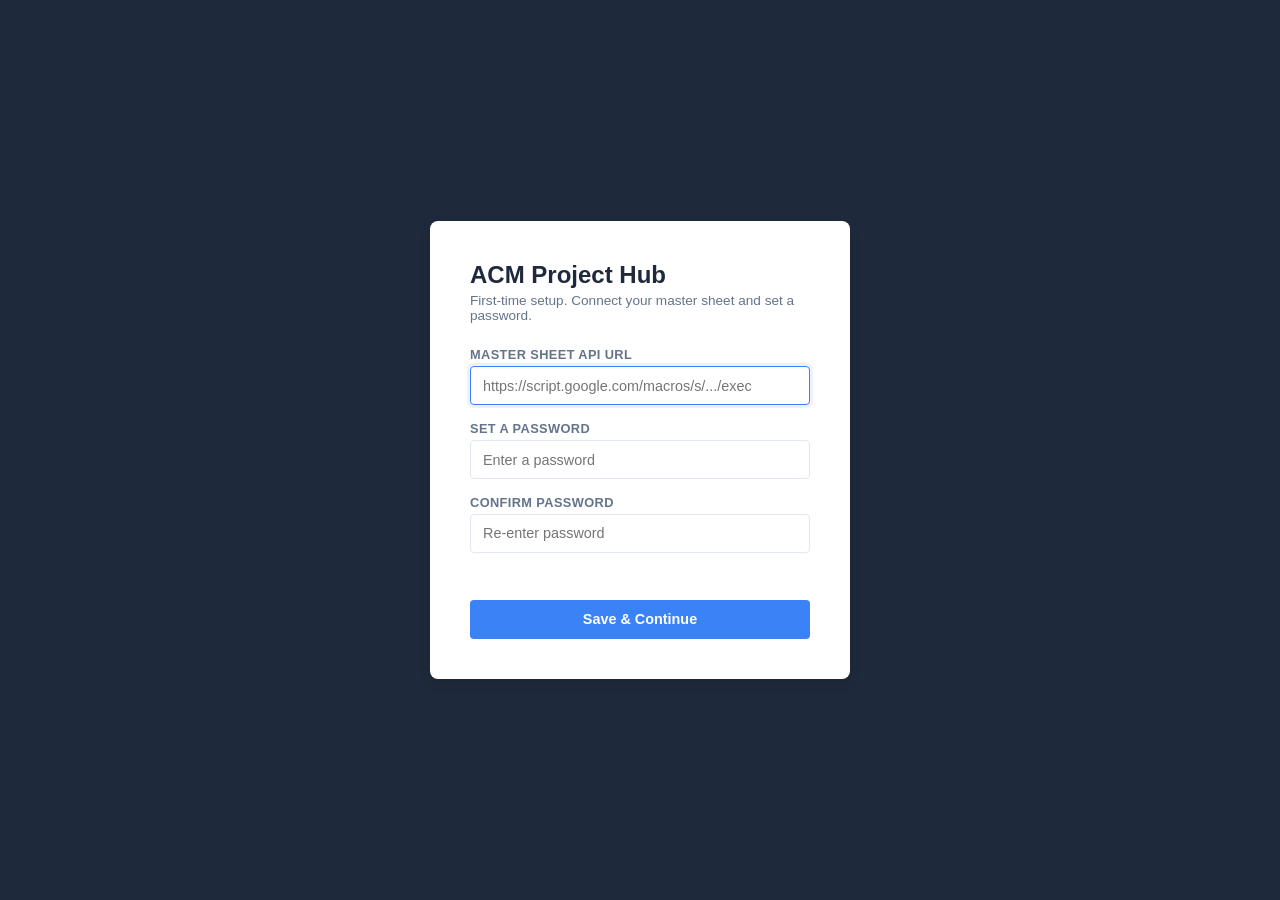
<file: index.html>
<!DOCTYPE html>
<html lang="en">
<head>
  <meta charset="UTF-8">
  <meta name="viewport" content="width=device-width, initial-scale=1.0">
  <title>ACM Project Hub</title>
  <link rel="stylesheet" href="hub.css">
</head>
<body>

  <!-- Screen 1: First-Time Setup -->
  <div id="setupScreen" class="hub-screen auth-screen">
    <div class="auth-card">
      <h1>ACM Project Hub</h1>
      <p class="subtitle">First-time setup. Connect your master sheet and set a password.</p>
      <div id="migrationNotice" style="display:none; background:#fef3c7; color:#92400e; padding:0.5rem 0.75rem; border-radius:4px; font-size:0.8rem; margin-bottom:1rem;"></div>
      <form onsubmit="handleSetup(event)">
        <label for="setupMasterUrl">Master Sheet API URL</label>
        <input type="url" id="setupMasterUrl" placeholder="https://script.google.com/macros/s/.../exec" required>

        <label for="setupPassword">Set a Password</label>
        <input type="password" id="setupPassword" placeholder="Enter a password" required minlength="4">

        <label for="setupPasswordConfirm">Confirm Password</label>
        <input type="password" id="setupPasswordConfirm" placeholder="Re-enter password" required>

        <div class="auth-error" id="setupError"></div>
        <button type="submit" class="auth-btn" id="setupBtn">Save & Continue</button>
      </form>
    </div>
  </div>

  <!-- Screen 2: Password Prompt -->
  <div id="passwordScreen" class="hub-screen auth-screen">
    <div class="auth-card">
      <h1>ACM Project Hub</h1>
      <p class="subtitle">Enter your password to continue.</p>
      <form onsubmit="handlePasswordSubmit(event)">
        <label for="passwordInput">Password</label>
        <input type="password" id="passwordInput" placeholder="Enter your password" required autofocus>

        <div class="auth-error" id="passwordError"></div>
        <button type="submit" class="auth-btn" id="passwordBtn">Unlock</button>
      </form>
      <span class="auth-link" onclick="handleReset()">Reset setup</span>
    </div>
  </div>

  <!-- Screen 3: Project Hub -->
  <div id="hubScreen" class="hub-screen hub-main">
    <header class="hub-header">
      <h1>ACM Projects</h1>
      <button class="hub-header-btn primary" onclick="openCreateModal()">+ New Project</button>
      <button class="hub-header-btn" onclick="openHubSettings()" title="Hub Settings">&#9881;</button>
    </header>

    <div class="hub-content">
      <div id="projectGrid" class="project-grid">
        <!-- Project cards rendered by JS -->
      </div>

      <div class="setup-instructions">
        <h3>How to connect a new project to Google Sheets</h3>
        <ol>
          <li>
            <strong>Copy the Google Sheet data sheet:</strong> Open the template
            <em>ACM planner data</em> sheet, go to <strong>File &rarr; Make a copy</strong>.
            This copies all tabs and the attached Apps Script.
          </li>
          <li>
            <strong>Deploy as a Web App:</strong> Click <em>Deploy &rarr; New deployment</em>.
            Set <em>Execute as</em> to <strong>Me</strong> and
            <em>Who has access</em> to <strong>Anyone</strong>. Click <strong>Deploy</strong>.
          </li>
          <li>
            <strong>Copy the Web App URL</strong> that appears after deployment
            (it looks like <code>https://script.google.com/macros/s/.../exec</code>).
          </li>
          <li>
            <strong>Open the project</strong> in the dashboard, go to
            <strong>Settings</strong> (gear icon), and paste the URL into the
            <strong>API URL</strong> field. Click <strong>Save</strong>.
          </li>
          <li>
            <strong>Seed the data (optional):</strong> Open <code>seed.html</code> in your browser,
            enter the same API URL, and click <em>Seed All</em> to populate the sheet with the
            standard ACM activity template.
          </li>
        </ol>
        <p class="hint">
          Each project needs its own Google Sheet and its own Apps Script deployment.
          The dashboard will work offline with cached data even if the sheet is unreachable.
        </p>
      </div>
    </div>
  </div>

  <!-- Create Project Modal -->
  <div class="modal-overlay" id="createProjectModal" style="display:none;">
    <div class="modal">
      <h2>New Project <button class="modal-close" onclick="closeCreateModal()">&times;</button></h2>
      <form onsubmit="handleCreateProject(event)">
        <label for="newProjectName">Project Name</label>
        <input type="text" id="newProjectName" placeholder="e.g. Digital Transformation 2026" required>

        <label for="newProjectClient">Client Name</label>
        <input type="text" id="newProjectClient" placeholder="e.g. Acme Corp" required>

        <div class="auth-error" id="createError"></div>
        <div class="modal-actions">
          <button type="submit" class="auth-btn" id="createBtn">Create Project</button>
        </div>
      </form>
    </div>
  </div>

  <!-- Hub Settings Modal -->
  <div class="modal-overlay" id="hubSettingsModal" style="display:none;">
    <div class="modal">
      <h2>Hub Settings <button class="modal-close" onclick="closeHubSettings()">&times;</button></h2>

      <label for="settingsMasterUrl">Master Sheet API URL</label>
      <input type="text" id="settingsMasterUrl" readonly style="opacity:0.6;">

      <form onsubmit="handleChangePassword(event)">
        <label for="settingsNewPassword">New Password</label>
        <input type="password" id="settingsNewPassword" placeholder="Enter new password" minlength="4">

        <label for="settingsConfirmPassword">Confirm New Password</label>
        <input type="password" id="settingsConfirmPassword" placeholder="Re-enter new password">

        <div class="auth-error" id="settingsError"></div>
        <div class="modal-actions">
          <button type="submit" class="auth-btn">Update Password</button>
        </div>
      </form>
    </div>
  </div>

  <!-- Loading Overlay -->
  <div id="hubLoading" class="hub-loading">
    <div class="loading-spinner"></div>
  </div>

  <script src="hub.js"></script>
</body>
</html>
</file>
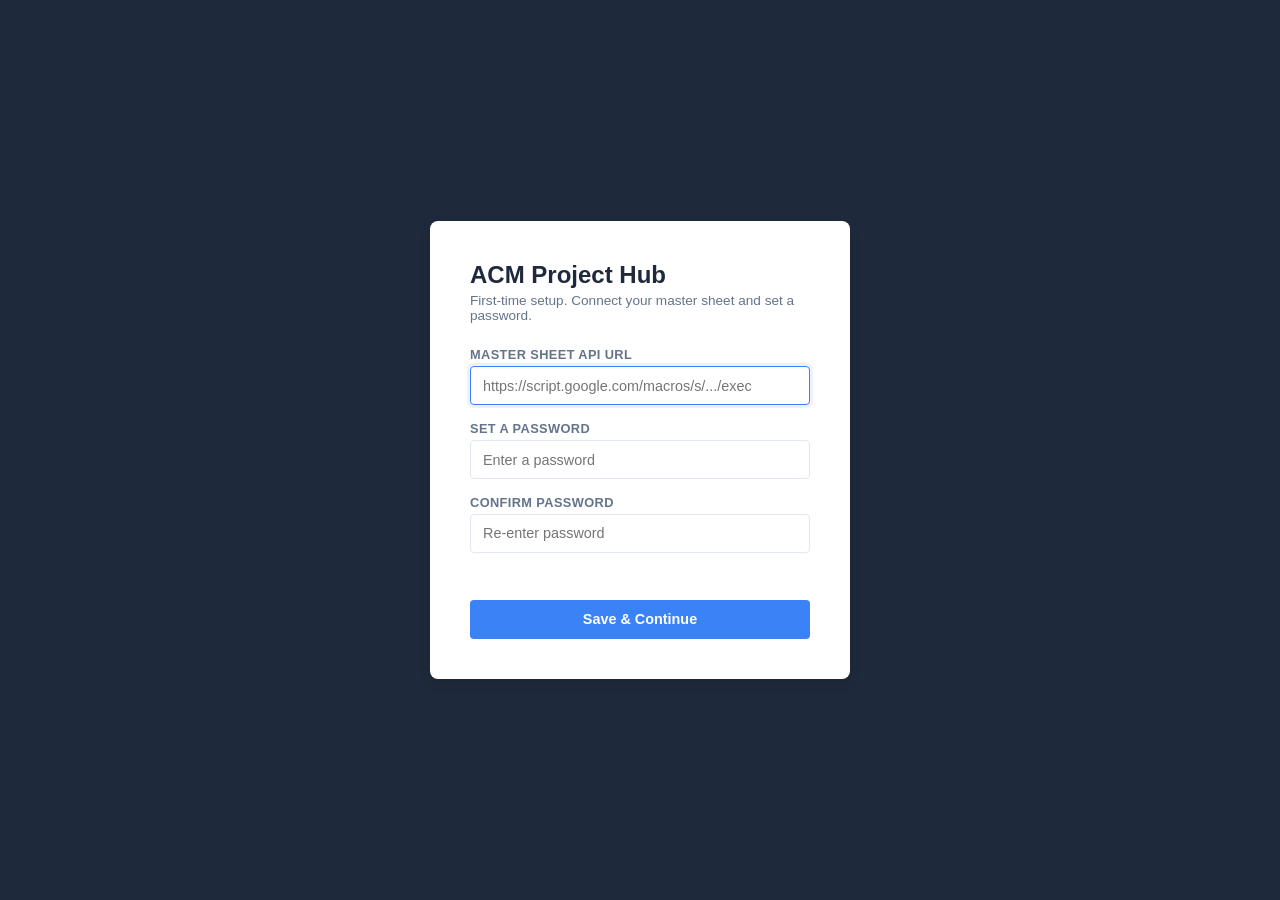
<file: dashboard.html>
<!DOCTYPE html>
<html lang="en">
<head>
  <meta charset="UTF-8">
  <meta name="viewport" content="width=device-width, initial-scale=1.0">
  <title>ACM Activity Dashboard</title>
  <link rel="stylesheet" href="styles.css?v=2">
</head>
<body>
  <div id="app" class="app">
    <!-- Top Bar -->
    <header class="top-bar">
      <div class="top-bar-row">
        <div class="top-bar-left">
          <a href="index.html" id="backToProjects" class="back-to-projects" title="Back to Projects">&#8592;</a>
          <h1 class="project-name" id="projectName" title="Click to edit">ACM Project</h1>
          <span class="client-name" id="clientName" title="Click to edit"></span>
        </div>
        <div class="top-bar-right" id="statusBar">
          <!-- Status summary rendered by JS -->
        </div>
        <div class="top-bar-actions">
          <div class="search-box">
            <input type="text" id="searchInput" placeholder="Search activities, todos, questions..." autocomplete="off">
            <button class="search-clear" id="searchClear" title="Clear search">&times;</button>
          </div>
          <div class="filter-controls">
            <select id="filterStatus">
              <option value="">All Statuses</option>
              <option value="not_started">Not Started</option>
              <option value="in_progress">In Progress</option>
              <option value="completed">Completed</option>
              <option value="blocked">Blocked</option>
              <option value="inactive">Inactive</option>
            </select>
          </div>
          <button class="btn-icon" id="settingsBtn" title="Project Settings">&#9881;</button>
        </div>
      </div>
      <div class="top-bar-row now-doing-row" id="nowDoingRow">
        <button class="undo-btn" id="undoBtn" style="display:none;" title="Undo">&#x21A9;</button>
        <div class="now-doing-content" id="nowDoing"></div>
        <button class="now-doing-toggle" id="nowDoingToggle" style="display:none;">+</button>
      </div>
    </header>

    <div class="main-layout">
      <!-- Navigation Panel -->
      <nav class="nav-panel" id="navPanel">
        <!-- Phase buttons rendered by JS -->
      </nav>

      <!-- Content Area -->
      <main class="content-area">
        <!-- Dual Timeline Track -->
        <section class="timelines-container" id="timelinesContainer">
          <div class="timeline-track" data-timeline-type="technical">
            <div class="timeline-header">
              <span class="timeline-title">Technical Implementation</span>
              <button class="btn-small timeline-add" data-timeline-type="technical" title="Add milestone">+ Milestone</button>
            </div>
            <div class="timeline-bar" id="timelineBarTechnical"></div>
          </div>
          <div class="timeline-track" data-timeline-type="acm">
            <div class="timeline-header">
              <span class="timeline-title">Adoption &amp; Change Management</span>
              <button class="btn-small timeline-add" data-timeline-type="acm" title="Add milestone">+ Milestone</button>
            </div>
            <div class="timeline-bar" id="timelineBarAcm"></div>
          </div>
        </section>

        <!-- What's Next + Time Comparison Row -->
        <div class="whats-next-row" id="whatsNextRow">
          <section class="whats-next" id="whatsNext" style="display:none;">
            <!-- Rendered by JS -->
          </section>
          <section class="time-comparison-box" id="timeComparisonBox">
            <!-- Rendered by JS -->
          </section>
          <div class="sow-box">
            <button class="btn sow-btn" onclick="openSowModal()">SOW</button>
          </div>
          <button class="btn action-bookend btn-notes" onclick="openNotesModal()">Notes</button>
          <button class="btn action-bookend btn-latest" onclick="openLatestModal()">Latest</button>
          <button class="btn action-bookend btn-insights" onclick="openInsightsModal()">Insights</button>
          <button class="btn action-bookend btn-chat" onclick="openChatModal()">Chat</button>
        </div>

        <!-- Activity Phases -->
        <div id="phasesContainer">
          <!-- Phase sections and activity cards rendered by JS -->
        </div>

        <!-- Agreements -->
        <section class="agreements-store" id="agreementsSection">
          <!-- Rendered by JS -->
        </section>

        <!-- Raw Data Store -->
        <section class="raw-data-store" id="rawDataStore">
          <div class="raw-data-header">
            <h2>Raw Data Store</h2>
            <div class="raw-data-actions">
              <button class="btn-primary" onclick="openTranscriptUploadModal()">+ Add Entry</button>
              <button class="btn-primary" id="processAllBtn" onclick="processAllTranscripts()" disabled style="opacity:0.5">Process All</button>
            </div>
          </div>
          <div id="transcriptList"></div>
        </section>
      </main>
    </div>

    <!-- Sync indicator -->
    <div class="sync-indicator" id="syncIndicator" style="display:none;">
      <span class="sync-dot"></span>
      <span class="sync-text">Saving...</span>
    </div>

    <!-- Settings Modal -->
    <div class="modal-overlay" id="settingsModal" style="display:none;">
      <div class="modal">
        <div class="modal-header">
          <h2>Project Settings</h2>
          <button class="modal-close" onclick="closeModal('settingsModal')">&times;</button>
        </div>
        <div class="modal-body">
          <label>Project Name<input type="text" id="cfgProjectName"></label>
          <label>Client Name<input type="text" id="cfgClientName"></label>
          <label>Consultant Name<input type="text" id="cfgConsultantName"></label>
          <label>Start Date<input type="date" id="cfgStartDate"></label>
          <label>End Date<input type="date" id="cfgEndDate"></label>
          <label>Total Project Duration
            <div class="duration-setting">
              <input type="number" id="cfgDurationValue" min="0" step="1" placeholder="e.g. 80">
              <select id="cfgDurationUnit">
                <option value="hours">Hours</option>
                <option value="days">Days</option>
              </select>
            </div>
            <span class="field-hint" id="durationHint" style="display:none;">1 day = 8 hours</span>
          </label>
          <label>API URL<input type="text" id="cfgApiUrl" placeholder="https://script.google.com/macros/s/.../exec"></label>
          <label>Master Sheet ID<input type="text" id="cfgMasterSheetId" placeholder="The ID from your master registry sheet URL"></label>
          <label>Template Sheet ID<input type="text" id="cfgTemplateSheetId" placeholder="The ID from your seed data template sheet URL"></label>
          <div class="modal-actions">
            <button class="btn-primary" onclick="saveSettings()">Save Settings</button>
          </div>
          <hr style="margin:1.5rem 0;border:none;border-top:1px solid var(--border);">
          <div class="settings-advanced-toggle" onclick="this.nextElementSibling.classList.toggle('visible')">
            Advanced Features &#9660;
          </div>
          <div class="settings-advanced-section">
            <div class="settings-prompts-box">
              <p class="settings-info-indigo">
                View and edit the AI prompts used for transcript processing, insights, and configuration.
                Customise how the AI interprets and responds to your project data.
              </p>
              <button class="btn-small btn-accent" onclick="closeModal('settingsModal');openPromptEditor()">Edit Prompts</button>
            </div>
            <div class="settings-ai-config-box">
              <p class="settings-info">
                Analyse your Statement of Work and get an AI-powered recommendation for which activities
                to prioritise, deprioritise, add, or rename — tailored to your project scope and ACM engagement level.
              </p>
              <div class="ai-config-controls">
                <button class="btn-small btn-accent" onclick="closeModal('settingsModal');startAiConfiguration()">AI Configuration</button>
                <select id="cfgAcmTouchLevel" class="ai-config-touch-select">
                  <option value="full">Full Programme</option>
                  <option value="medium">Medium Touch</option>
                  <option value="light">Light Touch</option>
                </select>
              </div>
              <span class="field-hint" id="touchLevelHint" style="font-size:0.68rem;color:#9a3412;margin-top:0.3rem;display:block;">Full Programme: comprehensive ACM engagement across all activities</span>
            </div>
            <div class="settings-demo-box">
              <p class="settings-info-teal">
                Load a realistic demo project with pre-filled data for the CuraNova Healthcare Group.
                Includes a Statement of Work, completed activities, answered questions, agreements, and
                meeting transcripts. Great for demos and testing.
              </p>
              <button class="btn-small btn-success" onclick="injectDummyData()">Insert Demo Data</button>
            </div>
            <div class="settings-reset-box">
              <p class="settings-info-amber">
                Reset all activities, to-dos, and questions to the standard ACM template.
                Your project name and client name will be kept. SOW and transcripts are not affected.
              </p>
              <button class="btn-small btn-danger" onclick="resetProjectData()">Reset Project Data to Template</button>
            </div>
            <div class="settings-advanced-toggle" onclick="this.nextElementSibling.classList.toggle('visible')" style="margin-top:1.25rem;">
              Really Advanced Features &#9660;
            </div>
            <div class="settings-advanced-section">
              <div class="settings-danger-box">
                <p class="settings-warning">
                  Use with caution. Resetting the seed template will revert all changes you have
                  made to the template. You will lose all your customisations.
                </p>
                <button class="btn-small btn-danger" onclick="reseedTemplate()">Reset Seed Template</button>
              </div>
            </div>
          </div>
        </div>
      </div>
    </div>

    <!-- Milestone Edit Modal -->
    <div class="modal-overlay" id="milestoneModal" style="display:none;">
      <div class="modal modal-small">
        <div class="modal-header">
          <h2 id="milestoneModalTitle">Add Milestone</h2>
          <button class="modal-close" onclick="closeModal('milestoneModal')">&times;</button>
        </div>
        <div class="modal-body">
          <label>Milestone Name<input type="text" id="msName"></label>
          <label>Timeline
            <select id="msTimelineType">
              <option value="technical">Technical Implementation</option>
              <option value="acm">Adoption &amp; Change Management</option>
            </select>
          </label>
          <label>Date<input type="date" id="msDate"></label>
          <label>Status
            <select id="msStatus">
              <option value="planned">Planned</option>
              <option value="in_progress">In Progress</option>
              <option value="completed">Completed</option>
              <option value="delayed">Delayed</option>
            </select>
          </label>
          <label>Notes<textarea id="msNotes" rows="3"></textarea></label>
          <div class="modal-actions">
            <button class="btn-primary" id="msSaveBtn" onclick="saveMilestone()">Save</button>
            <button class="btn-danger" id="msDeleteBtn" onclick="deleteMilestoneAction()" style="display:none;">Delete</button>
          </div>
        </div>
      </div>
    </div>

    <!-- SOW Modal -->
    <div class="modal-overlay" id="sowModal" style="display:none" onclick="if(event.target===this)closeModal('sowModal')">
      <div class="modal" style="max-width:700px">
        <div class="modal-header">
          <h2>Statement of Work</h2>
          <button class="modal-close" onclick="closeModal('sowModal')">&times;</button>
        </div>
        <div class="modal-body">
          <label for="sowTechnicalSummary" style="font-weight:600;font-size:0.85rem;color:var(--text);margin-bottom:0.25rem;display:block;">Technical Summary</label>
          <textarea id="sowTechnicalSummary" rows="6" placeholder="Provide a technical summary of the project to give context to the ACM work (e.g. systems being implemented, technical scope, integration points)..." style="width:100%;resize:vertical;font-family:inherit;font-size:0.9rem;padding:0.75rem;border:1px solid var(--border);border-radius:8px;background:var(--bg-card);color:var(--text);margin-bottom:1rem;"></textarea>
          <label for="sowContent" style="font-weight:600;font-size:0.85rem;color:var(--text);margin-bottom:0.25rem;display:block;">Statement of Work</label>
          <textarea id="sowContent" rows="15" placeholder="Paste your Statement of Work here..." style="width:100%;resize:vertical;font-family:inherit;font-size:0.9rem;padding:0.75rem;border:1px solid var(--border);border-radius:8px;background:var(--bg-card);color:var(--text)"></textarea>
          <input id="sowRemarks" placeholder="Remarks (optional)" style="width:100%;margin-top:0.75rem;padding:0.5rem 0.75rem;border:1px solid var(--border);border-radius:8px;background:var(--bg-card);color:var(--text);font-size:0.85rem">
        </div>
        <div class="modal-footer" style="display:flex;justify-content:space-between;align-items:center;padding:0.75rem 1.5rem;border-top:1px solid var(--border);">
          <span id="sowStatus" style="font-size:0.8rem;color:var(--text-light)"></span>
          <button class="btn-primary" onclick="saveSow()">Save</button>
        </div>
      </div>
    </div>

    <!-- Transcript Upload Modal -->
    <div class="modal-overlay" id="transcriptUploadModal" style="display:none;" onclick="if(event.target===this)closeModal('transcriptUploadModal')">
      <div class="modal" style="max-width:600px">
        <div class="modal-header">
          <h2>Add Raw Data Entry</h2>
          <button class="modal-close" onclick="closeModal('transcriptUploadModal')">&times;</button>
        </div>
        <div class="modal-body">
          <label>Date<input type="date" id="trUploadDate"></label>
          <label>Participants<input type="text" id="trUploadParticipants" placeholder="e.g. John, Sarah, Client Team"></label>
          <label>Context<input type="text" id="trUploadContext" placeholder="e.g. Kickoff meeting, Sprint review, Stakeholder workshop"></label>
          <div class="tr-type-toggle">
            <span class="tr-type-label">Meeting type:</span>
            <button type="button" class="tr-type-btn" id="trTypeInternal" onclick="setTranscriptType('internal')">Internal</button>
            <button type="button" class="tr-type-btn active" id="trTypeExternal" onclick="setTranscriptType('external')">External</button>
          </div>
          <label>Content
            <textarea id="trUploadContent" rows="12" maxlength="50000" placeholder="Paste transcript or notes here..." oninput="updateTranscriptCharCount()"></textarea>
          </label>
          <div style="display:flex;align-items:center;gap:1rem;margin-bottom:0.75rem;">
            <label style="margin-bottom:0;flex:1;">Or upload .txt file
              <input type="file" id="trUploadFile" accept=".txt,.text" onchange="handleTranscriptFile()">
            </label>
            <span id="trCharCount" style="font-size:0.75rem;color:var(--text-light);"></span>
          </div>
          <div class="modal-actions">
            <button class="btn-primary" onclick="saveTranscriptEntry()">Save Entry</button>
          </div>
        </div>
      </div>
    </div>

    <!-- Review Proposals Modal -->
    <div class="modal-overlay" id="reviewModal" style="display:none;" onclick="if(event.target===this)cancelReview()">
      <div class="modal" style="max-width:700px">
        <div class="modal-header">
          <h2>Review AI Proposals</h2>
          <button class="modal-close" onclick="cancelReview()">&times;</button>
        </div>
        <div class="modal-body" id="reviewModalBody">
          <!-- Rendered by JS -->
        </div>
        <div class="modal-footer" style="display:flex;justify-content:flex-end;gap:0.5rem;padding:0.75rem 1.25rem;border-top:1px solid var(--border);">
          <button class="btn-small" onclick="cancelReview()">Cancel</button>
          <button class="btn-primary" onclick="applySelectedProposals()">Apply Selected</button>
        </div>
      </div>
    </div>

    <!-- AI Configuration Modal -->
    <div class="modal-overlay" id="aiConfigModal" style="display:none;" onclick="if(event.target===this)closeModal('aiConfigModal')">
      <div class="modal" style="max-width:900px">
        <div class="modal-header">
          <h2>AI Configuration</h2>
          <button class="modal-close" onclick="closeModal('aiConfigModal')">&times;</button>
        </div>
        <div id="aiConfigStepper"></div>
        <div class="modal-body" id="aiConfigModalBody"></div>
        <div class="modal-footer" id="aiConfigModalFooter"></div>
      </div>
    </div>

    <!-- Template Changes Modal -->
    <div class="modal-overlay" id="templateChangesModal" style="display:none;" onclick="if(event.target===this)closeModal('templateChangesModal')">
      <div class="modal" style="max-width:700px">
        <div class="modal-header">
          <h2>Template Changes</h2>
          <button class="modal-close" onclick="closeModal('templateChangesModal')">&times;</button>
        </div>
        <div class="modal-body" id="templateChangesModalBody"></div>
        <div class="modal-footer" id="templateChangesModalActions" style="display:flex;justify-content:flex-end;gap:0.5rem;padding:0.75rem 1.25rem;border-top:1px solid var(--border);"></div>
      </div>
    </div>

    <!-- Prompt Editor Modal -->
    <div class="modal-overlay" id="promptEditorModal" style="display:none;" onclick="if(event.target===this)closeModal('promptEditorModal')">
      <div class="modal" style="max-width:900px">
        <div class="modal-header">
          <h2>Prompt Editor</h2>
          <button class="modal-close" onclick="closeModal('promptEditorModal')">&times;</button>
        </div>
        <div class="modal-body">
          <div class="prompt-editor-controls">
            <select id="promptPrefix" onchange="selectPromptPrefix()"></select>
            <select id="promptVersion" onchange="selectPromptVersion()"></select>
          </div>
          <textarea id="promptEditorContent" rows="20" style="width:100%;resize:vertical;font-family:monospace;font-size:0.85rem;padding:0.75rem;border:1px solid var(--border);border-radius:8px;background:var(--bg-card);color:var(--text);tab-size:2;"></textarea>
        </div>
        <div class="modal-footer" style="display:flex;justify-content:space-between;align-items:center;padding:0.75rem 1.5rem;border-top:1px solid var(--border);">
          <span id="promptEditorStatus" style="font-size:0.8rem;color:var(--text-light);"></span>
          <div style="display:flex;gap:0.5rem;">
            <button class="btn-primary btn-danger" id="deletePromptBtn" onclick="deletePromptVersion()" style="display:none;">Delete This Version</button>
            <button class="btn-primary btn-success" onclick="savePrompt()">Save This Version</button>
            <button class="btn-primary" onclick="createNewPromptVersion()">Create New Version</button>
          </div>
        </div>
      </div>
    </div>

    <!-- Latest Modal -->
    <div class="modal-overlay" id="latestModal" style="display:none;" onclick="if(event.target===this)closeModal('latestModal')">
      <div class="modal" style="max-width:700px">
        <div class="modal-header">
          <h2>Latest Activity</h2>
          <button class="modal-close" onclick="closeModal('latestModal')">&times;</button>
        </div>
        <div class="modal-body" id="latestModalBody"></div>
      </div>
    </div>

    <!-- Insights Modal -->
    <div class="modal-overlay" id="insightsModal" style="display:none;" onclick="if(event.target===this)closeModal('insightsModal')">
      <div class="modal" style="max-width:750px">
        <div class="modal-header">
          <h2>Project Insights</h2>
          <button class="modal-close" onclick="closeModal('insightsModal')">&times;</button>
        </div>
        <div class="modal-body" id="insightsModalBody"></div>
        <div class="modal-footer" id="insightsModalFooter" style="display:flex;justify-content:space-between;align-items:center;padding:0.75rem 1.5rem;border-top:1px solid var(--border);"></div>
      </div>
    </div>

    <!-- Notes Modal -->
    <div class="modal-overlay" id="notesModal" style="display:none;" onclick="if(event.target===this)closeModal('notesModal')">
      <div class="modal" style="max-width:600px">
        <div class="modal-header">
          <h2>Project Notes</h2>
          <button class="modal-close" onclick="closeModal('notesModal')">&times;</button>
        </div>
        <div class="modal-body" id="notesModalBody"></div>
        <div class="modal-footer" style="display:flex;justify-content:flex-end;gap:0.5rem;padding:0.75rem 1.5rem;border-top:1px solid var(--border);">
          <button class="btn-primary btn-notes-color" onclick="addProjectNote()">Add Note</button>
        </div>
      </div>
    </div>

    <!-- Chat Modal -->
    <div class="modal-overlay" id="chatModal" style="display:none;" onclick="if(event.target===this)closeModal('chatModal')">
      <div class="modal" style="max-width:750px">
        <div class="modal-header">
          <h2>Project Chat</h2>
          <button class="modal-close" onclick="closeModal('chatModal')">&times;</button>
        </div>
        <div class="modal-body" id="chatModalBody"></div>
        <div class="modal-footer" id="chatModalFooter" style="display:flex;justify-content:space-between;align-items:center;padding:0.75rem 1.5rem;border-top:1px solid var(--border);"></div>
      </div>
    </div>

    <!-- Loading overlay -->
    <div class="loading-overlay" id="loadingOverlay">
      <div class="loading-spinner"></div>
      <p>Loading dashboard...</p>
    </div>
  </div>

  <script src="seed-data.js"></script>
  <script src="app.js?v=2"></script>
</body>
</html>
</file>
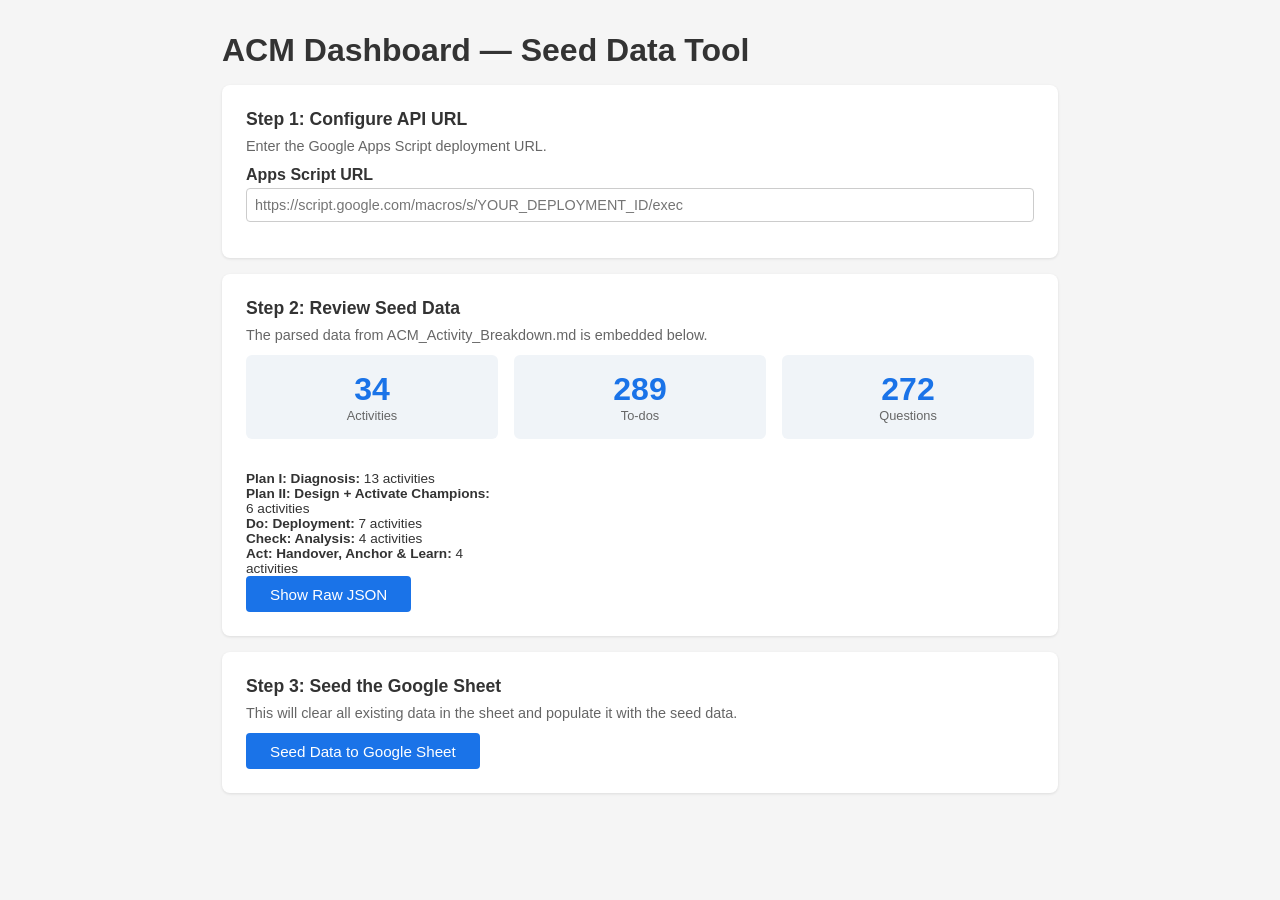
<file: seed.html>
<!DOCTYPE html>
<html lang="en">
<head>
  <meta charset="UTF-8">
  <meta name="viewport" content="width=device-width, initial-scale=1.0">
  <title>ACM Dashboard — Seed Data</title>
  <style>
    * { box-sizing: border-box; margin: 0; padding: 0; }
    body { font-family: -apple-system, BlinkMacSystemFont, 'Segoe UI', Roboto, sans-serif; padding: 2rem; max-width: 900px; margin: 0 auto; background: #f5f5f5; color: #333; }
    h1 { margin-bottom: 1rem; }
    .step { background: white; border-radius: 8px; padding: 1.5rem; margin-bottom: 1rem; box-shadow: 0 1px 3px rgba(0,0,0,0.1); }
    .step h2 { font-size: 1.1rem; margin-bottom: 0.5rem; }
    .step p { font-size: 0.9rem; color: #666; margin-bottom: 0.75rem; }
    label { display: block; font-weight: 600; margin-bottom: 0.25rem; }
    input[type="text"] { width: 100%; padding: 0.5rem; border: 1px solid #ccc; border-radius: 4px; font-size: 0.9rem; margin-bottom: 0.75rem; }
    button { padding: 0.6rem 1.5rem; background: #1a73e8; color: white; border: none; border-radius: 4px; font-size: 0.95rem; cursor: pointer; }
    button:hover { background: #1557b0; }
    button:disabled { background: #ccc; cursor: not-allowed; }
    #status { margin-top: 1rem; padding: 1rem; border-radius: 4px; display: none; }
    #status.success { display: block; background: #e8f5e9; color: #2e7d32; }
    #status.error { display: block; background: #ffebee; color: #c62828; }
    #status.info { display: block; background: #e3f2fd; color: #1565c0; }
    #preview { margin-top: 1rem; max-height: 400px; overflow-y: auto; background: #fafafa; border: 1px solid #ddd; border-radius: 4px; padding: 1rem; font-size: 0.8rem; font-family: monospace; white-space: pre-wrap; display: none; }
    .summary { display: grid; grid-template-columns: repeat(3, 1fr); gap: 1rem; margin-top: 0.75rem; }
    .summary-card { background: #f0f4f8; padding: 1rem; border-radius: 6px; text-align: center; }
    .summary-card .num { font-size: 2rem; font-weight: 700; color: #1a73e8; }
    .summary-card .label { font-size: 0.8rem; color: #666; }
  </style>
</head>
<body>
  <h1>ACM Dashboard — Seed Data Tool</h1>

  <div class="step">
    <h2>Step 1: Configure API URL</h2>
    <p>Enter the Google Apps Script deployment URL.</p>
    <label for="apiUrl">Apps Script URL</label>
    <input type="text" id="apiUrl" placeholder="https://script.google.com/macros/s/YOUR_DEPLOYMENT_ID/exec">
  </div>

  <div class="step">
    <h2>Step 2: Review Seed Data</h2>
    <p>The parsed data from ACM_Activity_Breakdown.md is embedded below.</p>
    <div class="summary" id="summary"></div>
    <button onclick="showPreview()">Show Raw JSON</button>
    <div id="preview"></div>
  </div>

  <div class="step">
    <h2>Step 3: Seed the Google Sheet</h2>
    <p>This will clear all existing data in the sheet and populate it with the seed data.</p>
    <button id="seedBtn" onclick="seedData()">Seed Data to Google Sheet</button>
    <div id="status"></div>
  </div>

  <script>
    // Seed data will be loaded from seed-data.json
    let SEED_DATA = null;

    async function loadSeedData() {
      try {
        const resp = await fetch('seed-data.json');
        SEED_DATA = await resp.json();
        renderSummary();
      } catch (e) {
        setStatus('error', 'Failed to load seed-data.json. Make sure it exists in the same directory. Run: python3 parse_markdown.py');
      }
    }

    function renderSummary() {
      if (!SEED_DATA) return;
      const el = document.getElementById('summary');
      el.innerHTML = `
        <div class="summary-card"><div class="num">${SEED_DATA.activities.length}</div><div class="label">Activities</div></div>
        <div class="summary-card"><div class="num">${SEED_DATA.todos.length}</div><div class="label">To-dos</div></div>
        <div class="summary-card"><div class="num">${SEED_DATA.questions.length}</div><div class="label">Questions</div></div>
      `;

      // Show phase breakdown
      const phases = {};
      SEED_DATA.activities.forEach(a => {
        phases[a.pdca_phase] = (phases[a.pdca_phase] || 0) + 1;
      });
      let phaseHtml = '<div style="margin-top:1rem;font-size:0.85rem;">';
      for (const [phase, count] of Object.entries(phases)) {
        phaseHtml += `<div><strong>${phase}:</strong> ${count} activities</div>`;
      }
      phaseHtml += '</div>';
      el.innerHTML += phaseHtml;
    }

    function showPreview() {
      const el = document.getElementById('preview');
      if (el.style.display === 'block') {
        el.style.display = 'none';
      } else {
        el.textContent = JSON.stringify(SEED_DATA, null, 2);
        el.style.display = 'block';
      }
    }

    function setStatus(type, msg) {
      const el = document.getElementById('status');
      el.className = type;
      el.textContent = msg;
    }

    async function seedData() {
      const apiUrl = document.getElementById('apiUrl').value.trim();
      if (!apiUrl) {
        setStatus('error', 'Please enter the Apps Script URL first.');
        return;
      }
      if (!SEED_DATA) {
        setStatus('error', 'Seed data not loaded.');
        return;
      }

      const btn = document.getElementById('seedBtn');
      btn.disabled = true;
      btn.textContent = 'Seeding...';
      setStatus('info', 'Sending data to Google Sheets... This may take 30-60 seconds.');

      try {
        const resp = await fetch(apiUrl, {
          method: 'POST',
          headers: { 'Content-Type': 'text/plain' },
          body: JSON.stringify({ action: 'seedAll', data: SEED_DATA }),
          redirect: 'follow'
        });
        const result = await resp.json();
        if (result.error) {
          setStatus('error', 'Error: ' + result.error);
        } else {
          setStatus('success', `Seeded successfully! ${result.counts.activities} activities, ${result.counts.todos} todos, ${result.counts.questions} questions.`);
        }
      } catch (e) {
        setStatus('error', 'Request failed: ' + e.message + '. Check the API URL and ensure the Apps Script is deployed correctly.');
      } finally {
        btn.disabled = false;
        btn.textContent = 'Seed Data to Google Sheet';
      }
    }

    loadSeedData();
  </script>
</body>
</html>
</file>
<file: hub.css>
/* =============================================================
   ACM Project Hub — Styles
   ============================================================= */

*, *::before, *::after { box-sizing: border-box; margin: 0; padding: 0; }

:root {
  --bg: #f4f5f7;
  --bg-card: #ffffff;
  --bg-nav: #1e293b;
  --text: #1e293b;
  --text-light: #64748b;
  --text-on-dark: #f1f5f9;
  --border: #e2e8f0;
  --border-light: #f1f5f9;
  --accent: #3b82f6;
  --accent-hover: #2563eb;
  --danger: #ef4444;
  --danger-hover: #dc2626;
  --radius: 8px;
  --radius-sm: 4px;
  --shadow: 0 1px 3px rgba(0,0,0,0.08), 0 1px 2px rgba(0,0,0,0.06);
  --shadow-lg: 0 4px 12px rgba(0,0,0,0.1);
}

body {
  font-family: -apple-system, BlinkMacSystemFont, 'Segoe UI', Inter, Roboto, sans-serif;
  font-size: 14px;
  background: var(--bg);
  color: var(--text);
  min-height: 100vh;
}

/* ---- Screens ---- */
.hub-screen {
  display: none;
  min-height: 100vh;
}
.hub-screen.active {
  display: flex;
}

/* ---- Password / Setup Screen ---- */
.auth-screen {
  align-items: center;
  justify-content: center;
  background: var(--bg-nav);
}

.auth-card {
  background: var(--bg-card);
  border-radius: var(--radius);
  padding: 2.5rem;
  box-shadow: var(--shadow-lg);
  width: 100%;
  max-width: 420px;
  margin: 1rem;
}

.auth-card h1 {
  font-size: 1.5rem;
  margin-bottom: 0.25rem;
  color: var(--text);
}

.auth-card .subtitle {
  font-size: 0.85rem;
  color: var(--text-light);
  margin-bottom: 1.5rem;
}

.auth-card label {
  display: block;
  font-size: 0.8rem;
  font-weight: 600;
  color: var(--text-light);
  margin-bottom: 0.25rem;
  margin-top: 1rem;
  text-transform: uppercase;
  letter-spacing: 0.03em;
}

.auth-card label:first-of-type {
  margin-top: 0;
}

.auth-card input[type="text"],
.auth-card input[type="password"],
.auth-card input[type="url"] {
  width: 100%;
  padding: 0.65rem 0.75rem;
  border: 1px solid var(--border);
  border-radius: var(--radius-sm);
  font-size: 0.9rem;
  font-family: inherit;
  outline: none;
  transition: border-color 0.15s;
}

.auth-card input:focus {
  border-color: var(--accent);
  box-shadow: 0 0 0 3px rgba(59, 130, 246, 0.1);
}

.auth-error {
  color: var(--danger);
  font-size: 0.8rem;
  margin-top: 0.5rem;
  min-height: 1.2em;
}

.auth-btn {
  width: 100%;
  padding: 0.7rem;
  background: var(--accent);
  color: white;
  border: none;
  border-radius: var(--radius-sm);
  font-size: 0.9rem;
  font-weight: 600;
  font-family: inherit;
  cursor: pointer;
  margin-top: 1.5rem;
  transition: background 0.15s;
}

.auth-btn:hover {
  background: var(--accent-hover);
}

.auth-btn:disabled {
  opacity: 0.6;
  cursor: not-allowed;
}

.auth-link {
  display: block;
  text-align: center;
  margin-top: 1rem;
  font-size: 0.75rem;
  color: var(--text-light);
  cursor: pointer;
  text-decoration: underline;
}

.auth-link:hover {
  color: var(--text);
}

/* ---- Project Hub Screen ---- */
.hub-main {
  flex-direction: column;
  background: var(--bg);
}

.hub-header {
  background: var(--bg-nav);
  color: var(--text-on-dark);
  padding: 1rem 2rem;
  display: flex;
  align-items: center;
  gap: 1rem;
}

.hub-header h1 {
  font-size: 1.25rem;
  flex: 1;
}

.hub-header-btn {
  background: rgba(255,255,255,0.1);
  color: var(--text-on-dark);
  border: none;
  padding: 0.5rem 1rem;
  border-radius: var(--radius-sm);
  font-size: 0.85rem;
  font-family: inherit;
  cursor: pointer;
  transition: background 0.15s;
}

.hub-header-btn:hover {
  background: rgba(255,255,255,0.2);
}

.hub-header-btn.primary {
  background: var(--accent);
}

.hub-header-btn.primary:hover {
  background: var(--accent-hover);
}

.hub-content {
  max-width: 960px;
  margin: 0 auto;
  padding: 2rem;
  width: 100%;
}

/* ---- Project Grid ---- */
.project-grid {
  display: grid;
  grid-template-columns: repeat(auto-fill, minmax(280px, 1fr));
  gap: 1rem;
  margin-bottom: 2rem;
}

.project-card {
  background: var(--bg-card);
  border-radius: var(--radius);
  padding: 1.25rem;
  box-shadow: var(--shadow);
  cursor: pointer;
  border-left: 4px solid var(--accent);
  transition: box-shadow 0.15s, transform 0.15s;
  position: relative;
}

.project-card:hover {
  box-shadow: var(--shadow-lg);
  transform: translateY(-1px);
}

.project-card-name {
  font-size: 1.05rem;
  font-weight: 600;
  margin-bottom: 0.25rem;
}

.project-card-client {
  font-size: 0.85rem;
  color: var(--text-light);
  margin-bottom: 0.75rem;
}

.project-card-meta {
  font-size: 0.72rem;
  color: var(--text-light);
  opacity: 0.6;
  display: flex;
  justify-content: space-between;
  align-items: center;
}

.project-card-delete {
  background: none;
  border: none;
  color: var(--text-light);
  font-size: 0.85rem;
  cursor: pointer;
  padding: 2px 6px;
  border-radius: var(--radius-sm);
  opacity: 0;
  transition: opacity 0.15s, color 0.15s;
}

.project-card:hover .project-card-delete {
  opacity: 0.6;
}

.project-card-delete:hover {
  opacity: 1 !important;
  color: var(--danger);
}

.project-card-status {
  font-size: 0.72rem;
  padding: 2px 8px;
  border-radius: 10px;
  background: var(--border-light);
  color: var(--text-light);
}

.project-card-status.connected {
  background: rgba(34, 197, 94, 0.1);
  color: #16a34a;
}

/* ---- Empty State ---- */
.empty-state {
  text-align: center;
  padding: 3rem 1rem;
  color: var(--text-light);
}

.empty-state h3 {
  font-size: 1.1rem;
  margin-bottom: 0.5rem;
  color: var(--text);
}

.empty-state p {
  font-size: 0.85rem;
}

/* ---- Setup Instructions ---- */
.setup-instructions {
  background: var(--bg-card);
  border-radius: var(--radius);
  padding: 1.5rem;
  box-shadow: var(--shadow);
  border-left: 4px solid var(--accent);
}

.setup-instructions h3 {
  font-size: 0.95rem;
  margin-bottom: 1rem;
  color: var(--text);
}

.setup-instructions ol {
  padding-left: 1.4rem;
  font-size: 0.85rem;
  color: var(--text-light);
  line-height: 1.7;
}

.setup-instructions li {
  margin-bottom: 0.5rem;
}

.setup-instructions code {
  background: var(--border-light);
  padding: 1px 5px;
  border-radius: 3px;
  font-size: 0.8rem;
}

.setup-instructions .hint {
  font-size: 0.78rem;
  color: var(--text-light);
  margin-top: 1rem;
  font-style: italic;
}

/* ---- Create Project Modal ---- */
.modal-overlay {
  position: fixed;
  inset: 0;
  background: rgba(0,0,0,0.5);
  display: flex;
  align-items: center;
  justify-content: center;
  z-index: 200;
}

.modal {
  background: var(--bg-card);
  border-radius: var(--radius);
  padding: 2rem;
  box-shadow: var(--shadow-lg);
  width: 100%;
  max-width: 450px;
  margin: 1rem;
}

.modal h2 {
  font-size: 1.15rem;
  margin-bottom: 1.25rem;
  display: flex;
  justify-content: space-between;
  align-items: center;
}

.modal-close {
  background: none;
  border: none;
  font-size: 1.3rem;
  cursor: pointer;
  color: var(--text-light);
  padding: 0 4px;
}

.modal label {
  display: block;
  font-size: 0.8rem;
  font-weight: 600;
  color: var(--text-light);
  margin-bottom: 0.25rem;
  margin-top: 1rem;
  text-transform: uppercase;
  letter-spacing: 0.03em;
}

.modal label:first-of-type {
  margin-top: 0;
}

.modal input[type="text"] {
  width: 100%;
  padding: 0.6rem 0.75rem;
  border: 1px solid var(--border);
  border-radius: var(--radius-sm);
  font-size: 0.9rem;
  font-family: inherit;
  outline: none;
}

.modal input:focus {
  border-color: var(--accent);
}

.modal-actions {
  margin-top: 1.5rem;
  display: flex;
  gap: 0.75rem;
}

.modal-actions .auth-btn {
  margin-top: 0;
}

/* ---- Loading ---- */
.hub-loading {
  display: none;
  position: fixed;
  inset: 0;
  background: rgba(244, 245, 247, 0.8);
  align-items: center;
  justify-content: center;
  z-index: 300;
}

.hub-loading.active {
  display: flex;
}

.loading-spinner {
  width: 32px;
  height: 32px;
  border: 3px solid var(--border);
  border-top-color: var(--accent);
  border-radius: 50%;
  animation: spin 0.7s linear infinite;
}

@keyframes spin {
  to { transform: rotate(360deg); }
}

/* ---- Responsive ---- */
@media (max-width: 600px) {
  .hub-header {
    padding: 1rem;
  }
  .hub-content {
    padding: 1rem;
  }
  .auth-card {
    padding: 1.5rem;
  }
  .project-grid {
    grid-template-columns: 1fr;
  }
}
</file>
<file: styles.css>
/* =============================================================
   ACM Activity Dashboard — Styles
   ============================================================= */

@import url('https://fonts.googleapis.com/css2?family=Inter:wght@400;500;600;700&display=swap');

/* ---- Reset & Variables ---- */
*, *::before, *::after { box-sizing: border-box; margin: 0; padding: 0; }

:root {
  --bg: #2a2d33;
  --bg-card: #ffffff;
  --bg-nav: #2a2d33;
  --text: #1a2332;
  --text-light: #64748b;
  --text-on-dark: #f1f5f9;
  --border: #e2e8f0;
  --border-light: #f0f2f5;

  --status-not-started: #94a3b8;
  --status-in-progress: #f59e0b;
  --status-completed: #22c55e;
  --status-blocked: #ef4444;

  --milestone-planned: #94a3b8;
  --milestone-in-progress: #3b82f6;
  --milestone-completed: #22c55e;
  --milestone-delayed: #ef4444;

  --accent: #3b82f6;
  --accent-hover: #2563eb;
  --danger: #ef4444;
  --danger-hover: #dc2626;

  --radius: 10px;
  --radius-sm: 6px;
  --shadow-sm: 0 1px 2px rgba(0,0,0,0.07);
  --shadow: 0 1px 3px rgba(0,0,0,0.08), 0 2px 8px rgba(0,0,0,0.05);
  --shadow-md: 0 4px 12px rgba(0,0,0,0.10), 0 2px 4px rgba(0,0,0,0.05);
  --shadow-lg: 0 8px 24px rgba(0,0,0,0.14), 0 4px 8px rgba(0,0,0,0.07);
  --transition: 0.2s ease;

  --fill-green: rgba(74, 222, 128, 0.35);
  --fill-red: rgba(239, 68, 68, 0.30);

  --nav-width: 200px;
  --topbar-height: 56px;
  --timeline-height: 72px;
}

body {
  font-family: 'Inter', -apple-system, BlinkMacSystemFont, 'Segoe UI', Roboto, sans-serif;
  font-size: 14px;
  line-height: 1.55;
  color: var(--text);
  background: var(--bg);
  overflow-x: hidden;
  -webkit-font-smoothing: antialiased;
  -moz-osx-font-smoothing: grayscale;
}

/* ---- Top Bar ---- */
.top-bar {
  position: fixed;
  top: 0;
  left: 0;
  right: 0;
  background: var(--bg-nav);
  color: var(--text-on-dark);
  display: flex;
  flex-direction: column;
  z-index: 100;
}

.top-bar-row {
  display: flex;
  align-items: center;
  padding: 0 1rem;
  gap: 1rem;
  min-height: var(--topbar-height);
}

.now-doing-row {
  min-height: auto;
  padding: 0.3rem 1rem 0.5rem var(--nav-width);
  border-top: 1px solid rgba(255,255,255,0.1);
  gap: 0.5rem;
}

.now-doing-content {
  flex: 1;
  font-size: 0.8rem;
  opacity: 0.85;
  white-space: nowrap;
  overflow: hidden;
  text-overflow: ellipsis;
  min-width: 0;
}

.now-doing-row.expanded .now-doing-content {
  white-space: normal;
}

.now-doing-content strong {
  color: #fff;
}

.now-doing-toggle {
  background: rgba(255,255,255,0.15);
  border: none;
  color: var(--text-on-dark);
  font-size: 0.75rem;
  padding: 1px 8px;
  border-radius: 10px;
  cursor: pointer;
  flex-shrink: 0;
  line-height: 1.4;
}

.now-doing-toggle:hover {
  background: rgba(255,255,255,0.25);
}
/* Undo button */
.undo-btn {
  background: none;
  border: none;
  color: var(--text-on-dark);
  opacity: 0.6;
  font-size: 1.25rem;
  font-weight: bold;
  cursor: pointer;
  padding: 0.15rem 0.4rem;
  border-radius: var(--radius-sm);
  transition: opacity var(--transition), background var(--transition);
  flex-shrink: 0;
  line-height: 1;
}
.undo-btn:hover {
  opacity: 1;
  background: rgba(255,255,255,0.15);
}

.top-bar-left {
  display: flex;
  align-items: baseline;
  gap: 0.75rem;
  min-width: 0;
  flex-shrink: 0;
}

.back-to-projects {
  color: var(--text-on-dark);
  text-decoration: none;
  font-size: 1.1rem;
  opacity: 0.6;
  padding: 2px 6px;
  border-radius: var(--radius-sm);
  transition: opacity 0.15s, background 0.15s;
  line-height: 1;
}
.back-to-projects:hover {
  opacity: 1;
  background: rgba(255,255,255,0.1);
}

.project-name {
  font-size: 1.1rem;
  font-weight: 700;
  cursor: pointer;
  white-space: nowrap;
  padding: 2px 6px;
  border-radius: var(--radius-sm);
}

.project-name:hover { background: rgba(255,255,255,0.1); }

.client-name {
  font-size: 0.85rem;
  opacity: 0.7;
  cursor: pointer;
  padding: 2px 6px;
  border-radius: var(--radius-sm);
}

.client-name:hover { background: rgba(255,255,255,0.1); }

.top-bar-right {
  flex: 1;
  display: flex;
  align-items: center;
  gap: 1.5rem;
  font-size: 0.8rem;
  opacity: 0.85;
  min-width: 0;
  overflow: hidden;
}

.status-item { white-space: nowrap; }
.status-item strong { color: #fff; }

.budget-item {
  display: flex;
  align-items: center;
  gap: 0.5rem;
  flex: 1;
  justify-content: center;
}

.budget-bar {
  display: block;
  flex: 1;
  max-width: 220px;
  min-width: 80px;
  height: 12px;
  background: rgba(255,255,255,0.15);
  border-radius: 6px;
  overflow: hidden;
  border: 1.5px solid rgba(255,255,255,0.6);
}

.budget-bar-fill {
  display: block;
  height: 100%;
  border-radius: 5px;
  transition: width 0.3s;
}

.budget-label {
  font-size: 0.75rem;
}

.time-entry-btn {
  background: rgba(255,255,255,0.15);
  border: none;
  color: var(--text-on-dark);
  font-size: 0.75rem;
  font-weight: 600;
  padding: 2px 8px;
  border-radius: 10px;
  cursor: pointer;
  line-height: 1.4;
}

.time-entry-btn:hover {
  background: rgba(255,255,255,0.25);
}

/* Time Entry Popover */
.time-entry-popover {
  position: fixed;
  z-index: 300;
  background: white;
  border-radius: var(--radius);
  box-shadow: var(--shadow-lg), 0 8px 30px rgba(0,0,0,0.15);
  padding: 1rem;
  width: 300px;
  color: var(--text);
}

.time-entry-popover .popover-header {
  display: flex;
  justify-content: space-between;
  align-items: center;
  margin-bottom: 0.75rem;
}

.time-entry-popover .popover-close {
  background: none;
  border: none;
  font-size: 1.2rem;
  cursor: pointer;
  color: var(--text-light);
  padding: 0 4px;
}

.time-entry-popover label {
  display: block;
  font-size: 0.8rem;
  font-weight: 600;
  color: var(--text-light);
  margin-bottom: 0.6rem;
}

.time-entry-popover input,
.time-entry-popover select {
  display: block;
  width: 100%;
  padding: 8px 12px;
  border: 1px solid var(--border);
  border-radius: var(--radius-sm);
  font-size: 0.85rem;
  margin-top: 3px;
  font-family: inherit;
  background: #fafbfc;
  transition: border-color var(--transition), box-shadow var(--transition);
}

.time-entry-popover input:focus,
.time-entry-popover select:focus {
  border-color: var(--accent);
  outline: none;
  box-shadow: 0 0 0 3px rgba(59,130,246,0.15);
}

.time-inputs {
  display: flex;
  align-items: center;
  gap: 4px;
  margin-top: 3px;
}

.time-inputs select {
  width: auto;
  flex: 1;
  margin-top: 0;
}

.time-sep {
  font-size: 0.8rem;
  color: var(--text-light);
  font-weight: 600;
}

.popover-actions {
  margin-top: 0.75rem;
  text-align: right;
}

.sync-error-banner {
  position: fixed;
  top: 0;
  left: 0;
  right: 0;
  z-index: 9999;
  background: #fef3cd;
  color: #856404;
  text-align: center;
  padding: 0.5rem 1rem;
  font-size: 0.85rem;
  border-bottom: 1px solid #ffc107;
}
.sync-retry-btn {
  background: #856404;
  border: none;
  color: #fff;
  font-size: 0.8rem;
  cursor: pointer;
  margin-left: 1rem;
  padding: 0.2rem 0.7rem;
  border-radius: 3px;
}
.sync-retry-btn:hover { background: #6d5003; }
.sync-error-banner button:not(.sync-retry-btn) {
  background: none;
  border: none;
  color: #856404;
  font-size: 1rem;
  cursor: pointer;
  margin-left: 0.5rem;
  padding: 0 0.25rem;
}

.field-hint {
  font-size: 0.7rem;
  font-weight: 400;
  color: var(--text-light);
  display: block;
  margin-top: 2px;
}

/* Settings duration row */
.duration-setting {
  display: flex;
  gap: 0.5rem;
  margin-top: 4px;
}

.duration-setting input {
  flex: 3;
  margin-top: 0;
}

.duration-setting select {
  flex: 1;
  width: auto;
  margin-top: 0;
}

.top-bar-actions {
  display: flex;
  align-items: center;
  gap: 0.5rem;
  flex-shrink: 0;
}

.search-box {
  position: relative;
  width: 220px;
}

.search-box input {
  width: 100%;
  padding: 6px 28px 6px 10px;
  border: 1px solid rgba(255,255,255,0.2);
  border-radius: var(--radius-sm);
  background: rgba(255,255,255,0.1);
  color: var(--text-on-dark);
  font-size: 0.85rem;
  outline: none;
}

.search-box input::placeholder { color: rgba(255,255,255,0.4); }
.search-box input:focus { border-color: var(--accent); background: rgba(255,255,255,0.15); }

.search-clear {
  position: absolute;
  right: 4px;
  top: 50%;
  transform: translateY(-50%);
  background: none;
  border: none;
  color: rgba(255,255,255,0.5);
  cursor: pointer;
  font-size: 1.1rem;
  padding: 2px 4px;
  display: none;
}

.filter-controls select {
  padding: 5px 8px;
  border: 1px solid rgba(255,255,255,0.2);
  border-radius: var(--radius-sm);
  background: rgba(255,255,255,0.1);
  color: var(--text-on-dark);
  font-size: 0.8rem;
  outline: none;
  cursor: pointer;
}

.filter-controls select option { background: var(--bg-nav); color: var(--text-on-dark); }

.btn-icon {
  background: none;
  border: none;
  color: var(--text-on-dark);
  cursor: pointer;
  font-size: 1.25rem;
  padding: 4px 8px;
  border-radius: var(--radius-sm);
  opacity: 0.7;
}

.btn-icon:hover { opacity: 1; background: rgba(255,255,255,0.1); }

/* ---- Main Layout ---- */
.main-layout {
  display: flex;
  margin-top: var(--topbar-height);
  min-height: calc(100vh - var(--topbar-height));
}

/* ---- Nav Panel ---- */
.nav-panel {
  position: fixed;
  top: var(--topbar-height);
  left: 0;
  bottom: 0;
  width: var(--nav-width);
  background: linear-gradient(180deg, #2a2d33 0%, #232528 100%);
  border-right: 1px solid rgba(255,255,255,0.05);
  padding: 0.75rem 0;
  overflow-y: auto;
  z-index: 50;
}

.nav-phase {
  display: block;
  width: 100%;
  padding: 0.75rem 1rem;
  border: none;
  background: none;
  color: var(--text-on-dark);
  text-align: left;
  cursor: pointer;
  font-size: 0.85rem;
  border-left: 3px solid transparent;
  transition: all var(--transition);
}

.nav-phase:hover { background: rgba(255,255,255,0.05); }

.nav-phase.active {
  background: rgba(255,255,255,0.1);
  border-left-color: var(--accent);
  box-shadow: inset 3px 0 0 var(--accent);
}

.nav-phase-name {
  display: block;
  font-weight: 600;
  margin-bottom: 2px;
}

.nav-phase-progress {
  display: flex;
  align-items: center;
  gap: 0.5rem;
  font-size: 0.75rem;
  opacity: 0.65;
}

.nav-progress-bar {
  flex: 1;
  height: 4px;
  background: rgba(255,255,255,0.15);
  border-radius: 2px;
  overflow: hidden;
}

.nav-progress-fill {
  display: block;
  height: 100%;
  background: rgba(255,255,255,0.8);
  border-radius: 2px;
  transition: width 0.3s;
}

/* Nav Raw Data separator and button */
.nav-rawdata-separator {
  margin: 0.75rem 1rem;
  border: none;
  border-top: 1px solid rgba(255,255,255,0.12);
}

.nav-rawdata-btn {
  display: block;
  width: 100%;
  padding: 0.6rem 1rem;
  border: none;
  background: none;
  color: var(--text-on-dark);
  text-align: left;
  cursor: pointer;
  font-size: 0.78rem;
  opacity: 0.6;
  transition: all var(--transition);
}

.nav-rawdata-btn:hover {
  opacity: 0.9;
  background: rgba(255,255,255,0.05);
}

.nav-rawdata-icon { margin-right: 0.4rem; }

.nav-rawdata-badge {
  display: inline-block;
  background: var(--accent);
  color: white;
  font-size: 0.65rem;
  font-weight: 700;
  padding: 1px 5px;
  border-radius: 8px;
  margin-left: 0.3rem;
}

/* ---- Content Area ---- */
.content-area {
  margin-left: var(--nav-width);
  flex: 1;
  padding: 1rem 1.5rem 2rem;
  min-width: 0;
  border-left: 1px solid rgba(255,255,255,0.08);
  border-top: 1px solid rgba(255,255,255,0.08);
}

/* ---- Dual Timeline Track ---- */
.timelines-container {
  border-radius: 0;
  margin-bottom: 1rem;
  box-shadow: var(--shadow);
  position: relative;
  overflow: hidden;
  background: var(--bg-card);
}

/* "We are here" today marker */
.today-marker {
  position: absolute;
  bottom: 100%;
  transform: translateX(-50%);
  display: flex;
  flex-direction: column;
  align-items: center;
  z-index: 5;
  pointer-events: none;
  margin-bottom: -2px;
}
.today-label {
  font-size: 0.72rem;
  font-weight: 700;
  color: #2e9e52;
  white-space: nowrap;
  line-height: 1;
}
.today-chevron {
  font-size: 0.85rem;
  color: #2e9e52;
  line-height: 1;
  margin-top: -2px;
}

/* Project start/end date markers */
.timeline-project-marker {
  position: absolute;
  top: 0;
  bottom: 0;
  transform: translateX(-50%);
  z-index: 2;
  pointer-events: none;
}
.project-marker-line {
  position: absolute;
  top: 0;
  bottom: 0;
  left: 50%;
  width: 1.5px;
  background: var(--text-light);
  opacity: 0.5;
}
.project-marker-label {
  position: absolute;
  bottom: -1px;
  left: 50%;
  transform: translateX(-50%);
  font-size: 0.65rem;
  color: var(--text-light);
  white-space: nowrap;
  line-height: 1;
}

.timeline-track {
  position: relative;
  padding: 0.4rem 1.5rem;
}

.timeline-track + .timeline-track {
  border-top: 1px solid var(--border);
}

.timeline-track[data-timeline-type="technical"] {
  background: #d0d4da;
}

.timeline-track[data-timeline-type="technical"] .timeline-title {
  color: #2a3a4a;
}

.timeline-track[data-timeline-type="technical"] .timeline-line {
  background: #a0a8b4;
}

.timeline-track[data-timeline-type="acm"] {
  background: #e8c4a8;
}

.timeline-track[data-timeline-type="acm"] .timeline-title {
  color: #5a3018;
}

.timeline-track[data-timeline-type="acm"] .timeline-line {
  background: #c49a78;
}

.timeline-header {
  display: flex;
  align-items: center;
  justify-content: space-between;
  margin-bottom: 0.15rem;
}

.timeline-title {
  font-size: 0.8rem;
  font-weight: 700;
  color: var(--text-light);
  text-transform: uppercase;
  letter-spacing: 0.5px;
}

.timeline-bar {
  position: relative;
  min-height: 44px;
  padding: 0 1rem;
}

.timeline-line {
  position: absolute;
  left: 1rem;
  right: 1rem;
  top: 50%;
  height: 2px;
  background: var(--border);
  transform: translateY(-50%);
}

.timeline-milestone {
  position: absolute;
  z-index: 1;
  display: flex;
  flex-direction: column;
  align-items: center;
  cursor: pointer;
  transform: translateX(-50%);
  top: 0;
}

.timeline-milestone:hover {
  z-index: 10;
}

.milestone-dot {
  width: 14px;
  height: 14px;
  border-radius: 50%;
  border: 2px solid white;
  box-shadow: 0 0 0 2px var(--milestone-planned);
  background: var(--milestone-planned);
  margin-bottom: 4px;
  transition: all 0.2s;
}

.milestone-dot.planned { background: var(--milestone-planned); box-shadow: 0 0 0 2px var(--milestone-planned); }
.milestone-dot.in_progress { background: var(--milestone-in-progress); box-shadow: 0 0 0 2px var(--milestone-in-progress); }
.milestone-dot.completed { background: var(--milestone-completed); box-shadow: 0 0 0 2px var(--milestone-completed); }
.milestone-dot.delayed { background: var(--milestone-delayed); box-shadow: 0 0 0 2px var(--milestone-delayed); }

.milestone-label {
  font-size: 0.7rem;
  color: var(--text);
  text-align: center;
  white-space: nowrap;
  max-width: 100px;
  overflow: hidden;
  text-overflow: ellipsis;
}

.milestone-label:hover {
  overflow: visible;
  background: white;
  padding: 0 4px;
  border-radius: 2px;
  box-shadow: 0 1px 3px rgba(0,0,0,0.1);
}

.milestone-date {
  font-size: 0.65rem;
  color: var(--text);
  opacity: 0.7;
}

.timeline-add {
  /* positioned in flex header, no absolute needed */
}

/* ---- What's Next + Time Comparison Row ---- */
.whats-next-row {
  display: flex;
  gap: 1rem;
  margin-bottom: 1rem;
}

.whats-next {
  flex: 1;
  background: var(--bg-card);
  border: 1px solid #bfdbfe;
  border-left: 4px solid var(--accent);
  border-radius: 0;
  padding: 1rem 1.5rem;
  margin-bottom: 0;
  box-shadow: var(--shadow);
}

.time-comparison-box {
  flex: 2;
  background: var(--bg-card);
  border: 1px solid #bfdbfe;
  border-left: 4px solid var(--accent);
  border-radius: 0;
  padding: 1rem 1.5rem;
  box-shadow: var(--shadow);
  display: flex;
  flex-direction: column;
  justify-content: center;
}

.sow-box {
  flex: 0 0 auto;
  display: flex;
  align-items: center;
  justify-content: center;
  background: var(--bg-card);
  border: 1px solid #bfdbfe;
  border-left: 4px solid var(--accent);
  border-radius: 0;
  padding: 1rem 1.5rem;
  box-shadow: var(--shadow);
}
.sow-btn {
  font-weight: 600;
  font-size: 0.95rem;
  padding: 0.5rem 1.75rem;
  background: var(--accent);
  color: #fff;
  border: none;
  border-radius: var(--radius-sm);
  cursor: pointer;
  transition: background var(--transition);
}
.sow-btn:hover {
  background: var(--accent-hover);
}
.action-bookend {
  flex: 0 0 5rem;
  display: flex;
  align-items: center;
  justify-content: center;
  font-weight: 700;
  font-size: 0.8rem;
  letter-spacing: 0.02em;
  color: #fff;
  border: none;
  border-radius: 0;
  cursor: pointer;
  transition: filter var(--transition);
  box-shadow: var(--shadow);
  writing-mode: horizontal-tb;
}
.action-bookend:hover {
  filter: brightness(0.85);
}

.time-comp-title {
  font-weight: 700;
  font-size: 0.9rem;
  color: var(--accent);
  margin-bottom: 0.25rem;
}

.time-bar-row {
  display: flex;
  align-items: center;
  gap: 0.75rem;
  margin-top: 0.5rem;
}

.time-bar-label {
  width: 3.5rem;
  font-size: 0.8rem;
  font-weight: 600;
  color: var(--text-light);
}

.time-bar-track {
  flex: 1;
  height: 18px;
  background: #e5e7eb;
  border-radius: 9px;
  overflow: hidden;
}

.time-bar-fill {
  height: 100%;
  border-radius: 9px;
  transition: width 0.4s ease;
}

.spent-fill {
  background: var(--accent);
}

.billed-fill {
  background: var(--status-completed);
}

.time-bar-value {
  font-size: 0.8rem;
  font-weight: 600;
  min-width: 5rem;
  white-space: nowrap;
}

.whats-next-title {
  font-weight: 700;
  font-size: 0.9rem;
  color: var(--accent);
  margin-bottom: 0.25rem;
}

.whats-next-activity {
  font-size: 0.95rem;
  font-weight: 600;
  margin-bottom: 0.25rem;
}

.whats-next-details {
  font-size: 0.8rem;
  color: var(--text-light);
  display: flex;
  gap: 1.5rem;
  flex-wrap: wrap;
}

/* ---- Phase Section ---- */
.phase-section {
  margin-bottom: 2rem;
  padding: 1rem 1.25rem;
  border-radius: 0;
  background: var(--bg-card);
  box-shadow: var(--shadow);
}

/* Per-phase bold background colors (index-based for unique colors) */
.phase-section[data-phase-idx="0"] { background: #7a8fa4; }
.phase-section[data-phase-idx="1"] { background: #e08a5e; }
.phase-section[data-phase-idx="2"] { background: #5dba7c; }
.phase-section[data-phase-idx="3"] { background: #5c9ed6; }
.phase-section[data-phase-idx="4"] { background: #9a7bc7; }
.phase-section[data-phase-idx="5"] { background: #d4695a; }
.phase-section[data-phase-idx="6"] { background: #4aada0; }
.phase-section[data-phase-idx="7"] { background: #c4a654; }

.phase-header {
  display: flex;
  align-items: center;
  gap: 0.75rem;
  margin-bottom: 0.75rem;
  padding-bottom: 0.5rem;
  border-bottom: 2px solid rgba(0,0,0,0.12);
}

.phase-title {
  font-size: 1.1rem;
  font-weight: 700;
  letter-spacing: -0.01em;
  cursor: pointer;
  padding: 2px 6px;
  border-radius: var(--radius-sm);
}

.phase-title:hover { background: rgba(255,255,255,0.3); }

.phase-count {
  font-size: 0.75rem;
  color: rgba(0,0,0,0.6);
  background: rgba(255,255,255,0.5);
  padding: 2px 8px;
  border-radius: 10px;
}

.phase-add-btn {
  margin-left: auto;
}

/* ---- Activity Cards Grid ---- */
.cards-grid {
  display: grid;
  grid-template-columns: repeat(auto-fill, minmax(260px, 1fr));
  gap: 0.75rem;
}

/* ---- Activity Card ---- */
.activity-card {
  background: var(--bg-card);
  border-radius: 0;
  padding: 1rem 1.1rem;
  box-shadow: var(--shadow);
  cursor: pointer;
  border-left: 5px solid var(--status-not-started);
  transition: box-shadow var(--transition), border-color var(--transition), transform var(--transition);
  position: relative;
  overflow: hidden;
  --fill-color: var(--fill-green);
}

/* Ensure card content stays above the fill */
.activity-card > * {
  position: relative;
  z-index: 1;
}

/* Filling bucket effect */
.activity-card::before {
  content: '';
  position: absolute;
  bottom: 0;
  left: 0;
  right: 0;
  height: calc(var(--fill-pct, 0) * 1%);
  background: var(--fill-color);
  border-radius: inherit;
  transition: height 0.4s ease, background-color 0.3s ease;
  pointer-events: none;
  z-index: 0;
}

/* Red fill when over budget */
.activity-card.fill-over-budget {
  --fill-color: var(--fill-red);
}

/* Suppress fill on expanded and inactive cards */
.activity-card.expanded::before,
.activity-card.status-inactive::before { display: none; }

.activity-card:hover {
  box-shadow: var(--shadow-lg);
  transform: translateY(-2px);
}
.activity-card:active {
  transform: translateY(0);
  box-shadow: var(--shadow);
}
.activity-card.expanded {
  box-shadow: var(--shadow-md);
  transform: none;
}

/* ---- Meta/Admin Activity Cards ---- */
.activity-card.meta-activity {
  background: #fffdf5;
  border-left-style: dashed;
  border-left-width: 4px;
  --fill-color: rgba(234, 179, 8, 0.25);
}
.activity-card.meta-activity:not(.expanded) {
  box-shadow: var(--shadow), inset 0 0 0 1px rgba(234, 179, 8, 0.18);
}
.card-type-badge {
  font-size: 0.6rem;
  font-weight: 600;
  text-transform: uppercase;
  letter-spacing: 0.03em;
  padding: 1px 6px;
  border-radius: 3px;
  flex-shrink: 0;
  line-height: 1.4;
}
.meta-badge {
  background: #fef3c7;
  color: #92400e;
  border: 1px solid #fcd34d;
}
.card-log-time-btn {
  background: none;
  border: 1px solid #fbbf24;
  border-radius: var(--radius-sm);
  color: #92400e;
  cursor: pointer;
  font-size: 0.68rem;
  padding: 1px 6px;
  opacity: 1 !important;
  transition: background 0.15s;
}
.card-log-time-btn:hover {
  background: #fef3c7;
}
.activity-card.meta-activity.status-not_started { border-left-color: #d97706; }
.activity-card.meta-activity.status-in_progress { border-left-color: #f59e0b; }
.activity-card.meta-activity.status-completed { border-left-color: #22c55e; }
.activity-card.meta-activity.status-blocked { border-left-color: #ef4444; }

.activity-card.status-not_started { border-left-color: var(--status-not-started); }
.activity-card.status-in_progress { border-left-color: var(--status-in-progress); }
.activity-card.status-completed { border-left-color: var(--status-completed); }
.activity-card.status-blocked { border-left-color: var(--status-blocked); }
.activity-card.expanded { grid-column: 1 / -1; cursor: default; }
.activity-card.search-hidden { display: none; }

.card-header {
  display: flex;
  align-items: flex-start;
  gap: 0.5rem;
  margin-bottom: 0.5rem;
}

.card-close-btn {
  margin-left: auto;
  background: none;
  border: none;
  font-size: 1.3rem;
  line-height: 1;
  cursor: pointer;
  color: var(--text-light);
  padding: 0 0.25rem;
  flex-shrink: 0;
  transition: color var(--transition);
}
.card-close-btn:hover { color: var(--text); }

.card-status-dot {
  width: 10px;
  height: 10px;
  border-radius: 50%;
  flex-shrink: 0;
  margin-top: 4px;
}

.dot-not_started { background: var(--status-not-started); }
.dot-in_progress { background: var(--status-in-progress); }
.dot-completed { background: var(--status-completed); }
.dot-blocked { background: var(--status-blocked); }
.dot-inactive { background: var(--status-not-started); opacity: 0.4; }

.card-title {
  font-weight: 600;
  font-size: 0.92rem;
  flex: 1;
  min-width: 0;
}

.card-rename-btn {
  font-size: 0.65rem;
  color: var(--accent);
  background: var(--border-light);
  border: 1px solid var(--border);
  padding: 1px 6px;
  border-radius: 3px;
  cursor: pointer;
  margin-left: auto;
  flex-shrink: 0;
}
.card-rename-btn:hover {
  background: var(--accent);
  color: white;
}

.card-id {
  font-size: 0.7rem;
  color: var(--text-light);
  background: var(--border-light);
  padding: 1px 5px;
  border-radius: 3px;
  flex-shrink: 0;
}

.card-intro {
  font-size: 0.8rem;
  color: var(--text-light);
  margin-bottom: 0.5rem;
  display: -webkit-box;
  -webkit-line-clamp: 2;
  -webkit-box-orient: vertical;
  overflow: hidden;
}

.card-meta {
  display: flex;
  gap: 0.75rem;
  font-size: 0.72rem;
  color: var(--text-light);
  flex-wrap: wrap;
  align-items: center;
}

.card-meta-item {
  display: flex;
  align-items: center;
  gap: 3px;
  opacity: 0.6;
}

.card-indicator {
  font-size: 0.72rem;
}

.card-progress-warning {
  color: var(--danger);
  opacity: 1;
  font-size: 1.8rem;
  cursor: help;
  line-height: 1;
}

.card-due {
  color: var(--status-in-progress);
  font-weight: 500;
}

.card-move-arrows {
  margin-left: auto;
  display: flex;
  visibility: hidden;
  gap: 2px;
  flex-wrap: wrap;
  justify-content: flex-end;
  max-width: 50px;
}

.activity-card:hover .card-move-arrows {
  visibility: visible;
}

.card-move-btn,
.card-complete-btn {
  background: none;
  border: 1px solid var(--border);
  border-radius: var(--radius-sm);
  font-size: 0.6rem;
  cursor: pointer;
  color: var(--text-light);
  padding: 1px 5px;
  line-height: 1;
}
.card-move-btn:hover { background: #f0f2f5; color: var(--text); }
.card-complete-btn {
  border: none;
  font-size: 1rem;
  padding: 0;
  opacity: 0.55;
}
.card-complete-btn:hover {
  background: none;
  opacity: 1;
}
.card-complete-btn.is-completed {
  color: var(--status-completed);
  opacity: 1;
}
.card-complete-btn.is-completed:hover {
  opacity: 1;
}

/* Inactive card styling */
.activity-card.status-inactive {
  opacity: 0.5;
  border-left-color: var(--text-light);
}
.activity-card.status-inactive .card-status-dot { background: var(--text-light); }

.btn-inactive-toggle {
  color: var(--text-light);
  font-size: 0.75rem;
}

.btn-deactivate {
  color: var(--status-blocked) !important;
  border-color: var(--status-blocked) !important;
}
.btn-reactivate {
  color: var(--status-completed) !important;
  border-color: var(--status-completed) !important;
}
.btn-delete-activity {
  color: #dc2626 !important;
  border-color: #dc2626 !important;
  margin-top: 0.5rem;
}

/* ---- Expanded Card ---- */
.expanded-content {
  margin-top: 1rem;
  border-top: 1px solid var(--border);
  padding-top: 1rem;
}

.tab-bar {
  display: flex;
  gap: 0;
  border-bottom: 2px solid var(--border);
  margin-bottom: 1rem;
}

.tab-btn {
  padding: 0.6rem 1rem;
  border: none;
  background: none;
  color: var(--text-light);
  cursor: pointer;
  font-size: 0.85rem;
  font-weight: 500;
  border-bottom: 2px solid transparent;
  margin-bottom: -2px;
  transition: all var(--transition);
}

.tab-btn:hover { color: var(--text); background: var(--border-light); }
.tab-btn.active { color: var(--accent); border-bottom-color: var(--accent); background: rgba(59,130,246,0.04); }

.tab-content { display: none; }
.tab-content.active { display: block; }

/* ---- Overview Tab ---- */
.overview-grid {
  display: grid;
  grid-template-columns: 1fr 1fr;
  gap: 1rem;
}

.overview-field-row {
  display: flex;
  align-items: flex-end;
  gap: 1rem;
  grid-column: 1 / -1;
}

.overview-field label {
  display: block;
  font-size: 0.7rem;
  font-weight: 600;
  color: var(--text-light);
  text-transform: uppercase;
  letter-spacing: 0.04em;
  margin-bottom: 4px;
}

.overview-field select,
.overview-field input[type="date"] {
  width: 100%;
  padding: 8px 12px;
  border: 1px solid var(--border);
  border-radius: var(--radius-sm);
  font-size: 0.85rem;
  background: #fafbfc;
  transition: border-color var(--transition), box-shadow var(--transition);
}

.overview-field select:focus,
.overview-field input[type="date"]:focus {
  border-color: var(--accent);
  outline: none;
  box-shadow: 0 0 0 3px rgba(59,130,246,0.15);
}

.overview-description {
  grid-column: 1 / -1;
}

.editable-text {
  padding: 6px 8px;
  border: 1px solid transparent;
  border-radius: var(--radius-sm);
  font-size: 0.85rem;
  line-height: 1.5;
  min-height: 2em;
  cursor: text;
  transition: border-color 0.15s;
}

.editable-text:hover { border-color: var(--border); }
.editable-text:focus { border-color: var(--accent); outline: none; background: white; }

.deps-list {
  font-size: 0.8rem;
  color: var(--text-light);
}

.dep-badge {
  display: inline-block;
  background: #eff6ff;
  color: var(--accent);
  padding: 2px 8px;
  border-radius: 10px;
  font-size: 0.75rem;
  margin: 2px;
  cursor: pointer;
}

.dep-badge:hover { background: #dbeafe; }

.ai-new-badge {
  display: inline-flex;
  align-items: center;
  gap: 3px;
  background: #eff6ff;
  color: var(--accent);
  padding: 2px 8px;
  border-radius: 10px;
  font-size: 0.7rem;
  font-weight: 600;
  opacity: 1 !important;
  white-space: nowrap;
}

.todo-notes {
  display: block;
  font-size: 0.75rem;
  color: var(--text-light);
  font-style: italic;
  margin-left: 24px;
  margin-top: 2px;
}

.review-item-source {
  font-size: 0.75rem;
  color: var(--text-light);
  font-style: italic;
  margin-top: 4px;
}

.review-fallback-warning {
  background: #fef3c7;
  color: #92400e;
  border: 1px solid #f59e0b;
  border-radius: 8px;
  padding: 10px 14px;
  font-size: 0.85rem;
  margin-bottom: 16px;
}
.review-fallback-warning code {
  background: rgba(0,0,0,0.08);
  padding: 1px 5px;
  border-radius: 3px;
  font-size: 0.8rem;
}

.review-update-badge {
  display: inline-block;
  background: #dbeafe;
  color: var(--accent);
  font-size: 0.65rem;
  font-weight: 600;
  padding: 1px 6px;
  border-radius: 8px;
  vertical-align: middle;
  margin-left: 4px;
}

.review-new-badge {
  display: inline-block;
  background: #d1fae5;
  color: #065f46;
  font-size: 0.65rem;
  font-weight: 600;
  padding: 1px 6px;
  border-radius: 8px;
  vertical-align: middle;
}

.review-item-existing {
  font-size: 0.8rem;
  color: var(--text-light);
  margin-top: 4px;
  padding: 6px 8px;
  background: var(--bg-card);
  border-left: 2px solid var(--border);
  border-radius: 4px;
}

.dep-warning {
  background: #fef3c7;
  color: #92400e;
  padding: 0.5rem 0.75rem;
  border-radius: var(--radius-sm);
  font-size: 0.8rem;
  margin-top: 0.5rem;
}

.particularisation {
  grid-column: 1 / -1;
  margin-top: 0.5rem;
}

.particularisation-toggle {
  background: none;
  border: none;
  color: var(--accent);
  cursor: pointer;
  font-size: 0.8rem;
  padding: 0;
}

.particularisation-content {
  font-size: 0.8rem;
  color: var(--text-light);
  margin-top: 0.5rem;
  padding: 0.75rem;
  background: var(--border-light);
  border-radius: var(--radius-sm);
  display: none;
}

.particularisation-content.visible { display: block; }

.guidance-list {
  list-style: disc;
  padding-left: 1.2rem;
  margin: 0;
}
.guidance-list li {
  margin-bottom: 0.5rem;
  line-height: 1.5;
}
.guidance-list li:last-child { margin-bottom: 0; }

.particularisation-edit {
  width: 100%;
  min-height: 120px;
  font-size: 0.8rem;
  font-family: inherit;
  padding: 0.5rem;
  border: 1px solid var(--border);
  border-radius: var(--radius-sm);
  resize: vertical;
  margin-top: 0.5rem;
}
.particularisation-edit-btn {
  margin-top: 0.5rem;
  font-size: 0.75rem;
}

.full-desc-preview-wrapper {
  position: relative;
  margin-top: 0.5rem;
  cursor: pointer;
}

.full-desc-preview {
  font-size: 0.82rem;
  color: var(--text-light);
  line-height: 1.5;
  max-height: 3.2em;
  overflow: hidden;
}

.full-desc-preview:empty::before {
  content: 'No full description yet.';
  font-style: italic;
  opacity: 0.5;
}

.full-desc-fade {
  position: absolute;
  bottom: 0;
  left: 0;
  right: 0;
  height: 2em;
  background: linear-gradient(to bottom, transparent, var(--bg-card));
  pointer-events: none;
}

.full-desc-toggle {
  background: none;
  border: none;
  color: var(--accent);
  cursor: pointer;
  font-size: 0.78rem;
  padding: 0;
  margin-top: 0.1rem;
  position: relative;
  z-index: 1;
}
.full-desc-toggle:hover { text-decoration: underline; }

.full-desc-content {
  margin-top: 0.5rem;
  padding: 0.75rem;
  background: var(--border-light);
  border-radius: var(--radius-sm);
  font-size: 0.85rem;
  line-height: 1.5;
}

.full-desc-content .editable-text {
  min-height: 3rem;
}

.full-desc-content .editable-text:empty::before {
  content: 'Click to add a full description...';
  color: var(--text-light);
  opacity: 0.6;
  font-style: italic;
}

/* ---- Todos Tab ---- */
.todo-progress {
  margin-bottom: 0.75rem;
}

.progress-bar-container {
  display: flex;
  align-items: center;
  gap: 0.5rem;
}

.progress-bar {
  flex: 1;
  height: 6px;
  background: var(--border-light);
  border-radius: 3px;
  overflow: hidden;
}

.progress-fill {
  height: 100%;
  background: var(--status-completed);
  border-radius: 3px;
  transition: width 0.3s;
}

.progress-label {
  font-size: 0.75rem;
  color: var(--text-light);
  white-space: nowrap;
}

/* ---- Time Allocation Section ---- */
.time-allocation-section {
  grid-column: 1 / -1;
}
.time-section-row {
  position: relative;
  padding-right: 50%;
}
.time-section-row.expanded {
  padding-right: 0;
  display: flex;
  gap: 1.5rem;
}
.time-section-left {
  width: 100%;
}
.time-section-row.expanded .time-section-left {
  flex: 1;
  min-width: 0;
}
.time-section-right {
  position: absolute;
  top: 0;
  bottom: 0;
  right: 0;
  width: 48%;
  overflow: hidden;
}
.time-section-right.expanded {
  position: relative;
  top: auto;
  bottom: auto;
  right: auto;
  width: auto;
  flex: 1;
  min-width: 0;
  overflow: visible;
}
.time-allocation-section label {
  font-weight: 600;
  font-size: 0.75rem;
  color: var(--text-light);
  text-transform: uppercase;
  margin-bottom: 0.25rem;
  display: block;
}
.time-allocation-section label + .time-alloc-row {
  margin-bottom: 0.75rem;
}
.time-alloc-row {
  display: flex;
  align-items: center;
  gap: 0.5rem;
}
.time-alloc-projected {
  display: flex;
  align-items: center;
  gap: 0.4rem;
  flex-wrap: wrap;
}
.alloc-pct-input {
  width: 60px;
  padding: 0.3rem 0.4rem;
  border: 1px solid var(--border-light);
  border-radius: 4px;
  font-size: 0.85rem;
  text-align: right;
}
.alloc-pct-label {
  font-size: 0.85rem;
  color: var(--text-primary);
}
.alloc-projected-time {
  font-size: 0.8rem;
  color: var(--text-light);
  margin-left: 0.25rem;
}
.alloc-effective-pct {
  font-size: 0.7rem;
  color: var(--text-light);
  opacity: 0.7;
}
.time-spent-inputs {
  display: flex;
  align-items: center;
  gap: 0.3rem;
}
.time-spent-hours,
.time-spent-mins {
  width: 60px;
  padding: 0.3rem 0.2rem;
  border: 1px solid var(--border-light);
  border-radius: 4px;
  font-size: 0.85rem;
}
.time-spent-inputs > span {
  font-size: 0.8rem;
  color: var(--text-light);
}
.time-comparison-badge {
  font-size: 0.7rem;
  font-weight: 600;
  padding: 0.15rem 0.5rem;
  border-radius: 10px;
  margin-left: 0.5rem;
  white-space: nowrap;
}
.time-comparison-badge.under {
  background: #dcfce7;
  color: #166534;
}
.time-comparison-badge.over {
  background: #fee2e2;
  color: #991b1b;
}
.time-comparison-badge.on-track {
  background: #dbeafe;
  color: #1e40af;
}

/* Time Spent add form (inline on card) */
.time-spent-total {
  display: flex;
  align-items: center;
  gap: 0.5rem;
  font-size: 0.9rem;
}
.time-spent-add-form {
  display: flex;
  align-items: center;
  gap: 0.3rem;
  margin-top: 0.5rem;
  flex-wrap: wrap;
}
.time-spent-add-form select {
  width: 60px;
  padding: 0.3rem 0.2rem;
  border: 1px solid var(--border-light);
  border-radius: 4px;
  font-size: 0.85rem;
}
.time-spent-add-form > span {
  font-size: 0.8rem;
  color: var(--text-light);
}
.time-spent-add-note {
  width: 100%;
  max-width: 280px;
  padding: 0.3rem 0.5rem;
  border: 1px solid var(--border-light);
  border-radius: 4px;
  font-size: 0.8rem;
  margin-top: 0.4rem;
}

/* Time spent history on Overview tab */
.time-spent-history-wrapper {
  height: 100%;
  display: flex;
  flex-direction: column;
  position: relative;
}
.time-spent-history {
  flex: 1;
  overflow: hidden;
}
.time-spent-history.expanded {
  overflow: visible;
}
.time-section-right.expanded {
  overflow: visible;
}
.time-spent-entry {
  font-size: 0.75rem;
  color: var(--text-light);
  line-height: 1.6;
  white-space: nowrap;
  overflow: hidden;
  text-overflow: ellipsis;
}
.time-spent-history-fade {
  position: absolute;
  bottom: 1.4em;
  left: 0;
  right: 0;
  height: 2.5em;
  background: linear-gradient(to bottom, transparent, var(--bg-card));
  pointer-events: none;
}
.time-spent-history-toggle {
  background: none;
  border: none;
  color: var(--accent);
  cursor: pointer;
  font-size: 0.75rem;
  padding: 0;
  margin-top: 0.15rem;
  flex-shrink: 0;
}
.time-spent-history-toggle:hover { text-decoration: underline; }

/* Time Log tab */
.time-log-tab {
  padding: 0.5rem 0;
}
.time-log-summary {
  display: flex;
  gap: 1.5rem;
  font-size: 0.85rem;
  margin-bottom: 0.75rem;
  padding-bottom: 0.5rem;
  border-bottom: 1px solid var(--border-light);
}
.time-log-empty {
  font-size: 0.8rem;
  color: var(--text-light);
  font-style: italic;
}
.time-log-entries {
  display: flex;
  flex-direction: column;
  gap: 0.25rem;
}
.time-log-entry {
  display: flex;
  align-items: center;
  gap: 0.75rem;
  padding: 0.4rem 0.5rem;
  border-radius: var(--radius-sm);
  font-size: 0.8rem;
}
.time-log-entry:hover {
  background: rgba(0,0,0,0.03);
}
.time-log-date {
  min-width: 6rem;
  color: var(--text-light);
}
.time-log-type {
  min-width: 3rem;
  font-weight: 600;
  font-size: 0.7rem;
  text-transform: uppercase;
  letter-spacing: 0.03em;
}
.time-log-spent .time-log-type {
  color: var(--accent);
}
.time-log-billed .time-log-type {
  color: var(--status-completed);
}
.time-log-duration {
  min-width: 4rem;
  font-weight: 600;
}
.time-log-note {
  flex: 1;
  color: var(--text-light);
  overflow: hidden;
  text-overflow: ellipsis;
  white-space: nowrap;
}
.time-log-delete {
  background: none;
  border: none;
  color: var(--text-light);
  cursor: pointer;
  font-size: 1rem;
  padding: 0 0.3rem;
  opacity: 0;
  transition: opacity 0.15s;
}
.time-log-entry:hover .time-log-delete {
  opacity: 1;
}
.time-log-delete:hover {
  color: var(--danger);
}

.todo-list { list-style: none; }

.todo-item {
  display: flex;
  align-items: flex-start;
  gap: 0.5rem;
  transition: background var(--transition);
  padding: 0.4rem 0;
  border-bottom: 1px solid var(--border-light);
}

.todo-item:last-child { border-bottom: none; }

.todo-item:hover { background: var(--border-light); }

.todo-item input[type="checkbox"] {
  margin-top: 3px;
  flex-shrink: 0;
  cursor: pointer;
  width: 16px;
  height: 16px;
}

.todo-text {
  flex: 1;
  font-size: 0.85rem;
  min-width: 0;
  cursor: text;
  padding: 2px 4px;
  border-radius: var(--radius-sm);
  border: 1px solid transparent;
}

.todo-text:hover { border-color: var(--border); }
.todo-text:focus { border-color: var(--accent); outline: none; }
.todo-item.done .todo-text { text-decoration: line-through; color: var(--text-light); }

.todo-project-specific {
  background: #fef9c3;
  border-radius: var(--radius-sm);
}

.todo-delete {
  background: none;
  border: none;
  color: var(--text-light);
  cursor: pointer;
  font-size: 1rem;
  padding: 0 4px;
  opacity: 0;
  transition: opacity var(--transition), color var(--transition);
}

.todo-item:hover .todo-delete { opacity: 1; }
.todo-delete:hover { color: var(--danger); }

.add-item-row {
  display: flex;
  gap: 0.5rem;
  margin-top: 0.5rem;
}

.add-item-input {
  flex: 1;
  padding: 6px 8px;
  border: 1px solid var(--border);
  border-radius: var(--radius-sm);
  font-size: 0.85rem;
}

.add-item-input:focus { border-color: var(--accent); outline: none; }

/* ---- Questions Tab ---- */
.question-progress { margin-bottom: 0.75rem; }

.subtopic-group {
  margin-bottom: 1rem;
}

.subtopic-heading {
  font-size: 0.8rem;
  font-weight: 700;
  color: var(--text);
  margin-bottom: 0.5rem;
  padding: 4px 6px;
  border-radius: var(--radius-sm);
  cursor: text;
  border: 1px solid transparent;
}

.subtopic-heading:hover { border-color: var(--border); }
.subtopic-heading:focus { border-color: var(--accent); outline: none; }

.question-item {
  margin-bottom: 0.75rem;
  padding: 0.75rem;
  background: var(--border-light);
  border-radius: var(--radius-sm);
  border-left: 3px solid var(--status-not-started);
}

.question-item.answered { border-left-color: var(--status-completed); }

.question-text {
  font-size: 0.85rem;
  margin-bottom: 0.25rem;
  cursor: text;
  padding: 2px 4px;
  border-radius: var(--radius-sm);
  border: 1px solid transparent;
}

.question-text:hover { border-color: var(--border); }
.question-text:focus { border-color: var(--accent); outline: none; background: white; }

.ask-whom-badge {
  display: inline-block;
  background: #dbeafe;
  color: #1e40af;
  padding: 2px 8px;
  border-radius: 10px;
  font-size: 0.72rem;
  font-weight: 500;
  margin-bottom: 0.4rem;
  cursor: pointer;
}

.ask-whom-badge:hover { background: #bfdbfe; }

.answer-field-wrap {
  position: relative;
}

.answer-field {
  width: 100%;
  padding: 6px 8px;
  border: 1px solid var(--border);
  border-radius: var(--radius-sm);
  font-size: 0.85rem;
  font-family: inherit;
  line-height: 1.5;
  resize: none;
  overflow: hidden;
  min-height: 2.5em;
  max-height: calc(10 * 1.5em + 12px);
  transition: border-color 0.15s;
}

.answer-field.expanded {
  max-height: none;
  overflow: auto;
}

.answer-field:focus { border-color: var(--accent); outline: none; }

.answer-fade {
  position: absolute;
  bottom: 0;
  left: 1px;
  right: 1px;
  height: 3em;
  background: linear-gradient(to bottom, transparent, white);
  pointer-events: none;
  border-radius: 0 0 var(--radius-sm) var(--radius-sm);
}

.answer-read-more {
  position: absolute;
  bottom: 6px;
  left: 50%;
  transform: translateX(-50%);
  background: var(--bg-card);
  border: 1px solid var(--border);
  color: var(--accent);
  font-size: 0.75rem;
  font-weight: 600;
  cursor: pointer;
  padding: 2px 12px;
  border-radius: 10px;
  z-index: 2;
  box-shadow: var(--shadow-sm);
}

.answer-read-more:hover { background: #eff6ff; }

.question-delete {
  float: right;
  background: none;
  border: none;
  color: var(--text-light);
  cursor: pointer;
  font-size: 0.9rem;
  opacity: 0;
  transition: opacity 0.15s;
}

.question-item:hover .question-delete { opacity: 1; }
.question-delete:hover { color: var(--danger); }

/* ---- Inactive Items ---- */
.inactive-toggle-btn {
  background: none;
  border: none;
  color: var(--text-light);
  font-size: 0.75rem;
  cursor: pointer;
  padding: 0.4rem 0;
  text-decoration: underline;
  display: block;
}
.inactive-toggle-btn:hover { color: var(--text-primary); }

.todo-item.inactive,
.question-item.inactive {
  opacity: 0.45;
}
.todo-item.inactive .inactive-text,
.question-item.inactive .inactive-text {
  text-decoration: line-through;
}
.todo-restore,
.question-restore {
  background: none;
  border: 1px solid var(--border-light);
  color: var(--text-light);
  cursor: pointer;
  font-size: 0.8rem;
  padding: 1px 6px;
  border-radius: 3px;
  margin-left: auto;
  flex-shrink: 0;
}
.todo-restore:hover,
.question-restore:hover {
  color: var(--primary);
  border-color: var(--primary);
}
.todo-list-inactive {
  border-top: 1px dashed var(--border-light);
  margin-top: 0.25rem;
  padding-top: 0.25rem;
}
.inactive-questions-list {
  border-top: 1px dashed var(--border-light);
  margin-top: 0.25rem;
  padding-top: 0.25rem;
}
.todo-item.inactive {
  display: flex;
  align-items: center;
  gap: 0.5rem;
}

/* ---- Notes Tab ---- */
.note-item {
  display: flex;
  align-items: flex-start;
  gap: 0.5rem;
  padding: 0.5rem 0;
  border-bottom: 1px solid var(--border-light);
}

.note-icon { font-size: 1rem; flex-shrink: 0; margin-top: 2px; }
.note-content { flex: 1; min-width: 0; }

.note-label {
  font-size: 0.85rem;
  font-weight: 500;
  cursor: text;
  padding: 2px 4px;
  border-radius: var(--radius-sm);
  border: 1px solid transparent;
}

.note-label:hover { border-color: var(--border); }
.note-label:focus { border-color: var(--accent); outline: none; }

.note-text {
  font-size: 0.8rem;
  color: var(--text-light);
  cursor: text;
  padding: 2px 4px;
  border-radius: var(--radius-sm);
  border: 1px solid transparent;
}

.note-text:hover { border-color: var(--border); }
.note-text:focus { border-color: var(--accent); outline: none; }

.note-link {
  font-size: 0.8rem;
  color: var(--accent);
  text-decoration: none;
  word-break: break-all;
}

.note-link:hover { text-decoration: underline; }

.note-delete {
  background: none;
  border: none;
  color: var(--text-light);
  cursor: pointer;
  font-size: 0.9rem;
  opacity: 0;
  transition: opacity var(--transition), color var(--transition);
  flex-shrink: 0;
}

.note-item:hover .note-delete { opacity: 1; }
.note-delete:hover { color: var(--danger); }

.add-note-actions {
  display: flex;
  gap: 0.5rem;
  margin-top: 0.75rem;
}

/* ---- Buttons ---- */
.btn-small {
  padding: 4px 10px;
  border: 1px solid var(--border);
  border-radius: var(--radius-sm);
  background: white;
  color: var(--text);
  font-size: 0.78rem;
  cursor: pointer;
  white-space: nowrap;
  transition: all var(--transition);
}

.btn-small:hover { background: var(--border-light); }
.btn-small:active { transform: translateY(1px); }
.btn-add-time-spent {
  padding: 0.35rem 0.8rem;
  font-size: 0.78rem;
  font-weight: 600;
  white-space: nowrap;
  background: var(--status-completed);
  color: #fff;
  border: none;
  border-radius: 4px;
  cursor: pointer;
  transition: background 0.15s;
}
.btn-add-time-spent:hover {
  background: var(--status-completed);
  filter: brightness(0.85);
}

.btn-primary {
  padding: 8px 16px;
  background: var(--accent);
  color: white;
  border: none;
  border-radius: var(--radius-sm);
  font-size: 0.85rem;
  cursor: pointer;
  box-shadow: var(--shadow-sm);
  transition: all var(--transition);
}

.btn-primary:hover { background: var(--accent-hover); transform: translateY(-1px); box-shadow: var(--shadow); }
.btn-primary:active { transform: translateY(0); box-shadow: var(--shadow-sm); }

.btn-danger {
  padding: 8px 16px;
  background: var(--danger);
  color: white;
  border: none;
  border-radius: var(--radius-sm);
  font-size: 0.85rem;
  cursor: pointer;
  box-shadow: var(--shadow-sm);
  transition: all var(--transition);
}

.btn-danger:hover { background: var(--danger-hover); transform: translateY(-1px); box-shadow: var(--shadow); }
.btn-danger:active { transform: translateY(0); box-shadow: var(--shadow-sm); }

/* ---- Modals ---- */
.modal-overlay {
  position: fixed;
  inset: 0;
  background: rgba(0,0,0,0.4);
  backdrop-filter: blur(4px);
  display: flex;
  align-items: center;
  justify-content: center;
  z-index: 200;
}

.modal {
  background: white;
  border-radius: 12px;
  width: 90%;
  max-width: 500px;
  max-height: 85vh;
  overflow-y: auto;
  box-shadow: var(--shadow-lg);
  border: 1px solid var(--border-light);
}

.modal-small { max-width: 400px; }

.modal-header {
  display: flex;
  align-items: center;
  justify-content: space-between;
  padding: 1rem 1.25rem;
  border-bottom: 1px solid var(--border);
}

.modal-header h2 { font-size: 1rem; }

.modal-close {
  background: none;
  border: none;
  font-size: 1.25rem;
  cursor: pointer;
  color: var(--text-light);
  padding: 4px 8px;
  transition: color var(--transition);
}

.modal-close:hover { color: var(--text); }

.modal-body {
  padding: 1.25rem;
}

.modal-body label {
  display: block;
  font-size: 0.8rem;
  font-weight: 600;
  color: var(--text-light);
  margin-bottom: 0.75rem;
}

.modal-body input,
.modal-body select,
.modal-body textarea {
  display: block;
  width: 100%;
  padding: 8px 12px;
  border: 1px solid var(--border);
  border-radius: var(--radius-sm);
  font-size: 0.85rem;
  margin-top: 4px;
  font-family: inherit;
  background: #fafbfc;
  transition: border-color var(--transition), box-shadow var(--transition);
}

.modal-body input:focus,
.modal-body select:focus,
.modal-body textarea:focus {
  border-color: var(--accent);
  outline: none;
  box-shadow: 0 0 0 3px rgba(59,130,246,0.15);
}

.modal-actions {
  display: flex;
  gap: 0.5rem;
  margin-top: 1rem;
  justify-content: flex-end;
}

/* ---- Sync Indicator ---- */
.sync-indicator {
  position: fixed;
  bottom: 1rem;
  right: 1rem;
  background: var(--bg-card);
  border: 1px solid var(--border);
  border-radius: var(--radius);
  padding: 8px 14px;
  font-size: 0.8rem;
  display: flex;
  align-items: center;
  gap: 0.5rem;
  box-shadow: var(--shadow);
  z-index: 150;
}

.sync-dot {
  width: 8px;
  height: 8px;
  border-radius: 50%;
  background: var(--status-in-progress);
  animation: pulse 1s infinite;
}

.sync-indicator.error .sync-dot { background: var(--danger); animation: none; }
.sync-indicator.success .sync-dot { background: var(--status-completed); animation: none; }

@keyframes pulse {
  0%, 100% { opacity: 1; }
  50% { opacity: 0.4; }
}

/* ---- Loading ---- */
.loading-overlay {
  position: fixed;
  inset: 0;
  background: var(--bg);
  display: flex;
  flex-direction: column;
  align-items: center;
  justify-content: center;
  z-index: 300;
}
.loading-overlay p {
  color: var(--text-on-dark);
}

.loading-overlay.hidden { display: none; }

.loading-spinner {
  width: 36px;
  height: 36px;
  border: 3px solid var(--border);
  border-top-color: var(--accent);
  border-radius: 50%;
  animation: spin 0.8s linear infinite;
  margin-bottom: 1rem;
}

@keyframes spin { to { transform: rotate(360deg); } }

/* ---- AI Loading Animation ---- */
.ai-loading-scene {
  position: relative;
  width: 200px;
  height: 120px;
  margin-bottom: 1.5rem;
}
.ai-loading-cards {
  position: absolute;
  left: 10px;
  top: 20px;
  display: flex;
  gap: 6px;
}
.ai-loading-card {
  width: 28px;
  height: 36px;
  border-radius: 4px;
  background: rgba(255,255,255,0.08);
  border: 1px solid rgba(255,255,255,0.12);
  animation: ai-card-shuffle 3s ease-in-out infinite;
}
.ai-loading-card:nth-child(1) { animation-delay: 0s; background: rgba(234,88,12,0.25); border-color: rgba(234,88,12,0.4); }
.ai-loading-card:nth-child(2) { animation-delay: 0.15s; background: rgba(59,130,246,0.2); border-color: rgba(59,130,246,0.35); }
.ai-loading-card:nth-child(3) { animation-delay: 0.3s; background: rgba(34,197,94,0.2); border-color: rgba(34,197,94,0.35); }
.ai-loading-card:nth-child(4) { animation-delay: 0.45s; }
.ai-loading-card:nth-child(5) { animation-delay: 0.6s; }

@keyframes ai-card-shuffle {
  0%, 100% { transform: translateY(0) scale(1); opacity: 0.6; }
  25% { transform: translateY(-18px) scale(1.08); opacity: 1; }
  50% { transform: translateY(0) scale(1); opacity: 0.6; }
}

.ai-loading-brain {
  position: absolute;
  right: 15px;
  top: 8px;
  font-size: 3.2rem;
  animation: ai-brain-think 2s ease-in-out infinite;
  filter: drop-shadow(0 0 12px rgba(234,88,12,0.4));
}
@keyframes ai-brain-think {
  0%, 100% { transform: scale(1) rotate(0deg); filter: drop-shadow(0 0 12px rgba(234,88,12,0.3)); }
  30% { transform: scale(1.1) rotate(-3deg); filter: drop-shadow(0 0 20px rgba(234,88,12,0.6)); }
  60% { transform: scale(1.05) rotate(2deg); filter: drop-shadow(0 0 16px rgba(59,130,246,0.5)); }
}

.ai-loading-sparks {
  position: absolute;
  left: 50%;
  top: 35px;
  transform: translateX(-50%);
}
.ai-loading-spark {
  position: absolute;
  width: 4px;
  height: 4px;
  border-radius: 50%;
  background: #ea580c;
  animation: ai-spark-fly 1.8s ease-out infinite;
}
.ai-loading-spark:nth-child(1) { animation-delay: 0s; left: 0; }
.ai-loading-spark:nth-child(2) { animation-delay: 0.3s; left: 8px; background: #3b82f6; }
.ai-loading-spark:nth-child(3) { animation-delay: 0.6s; left: -6px; background: #22c55e; }
.ai-loading-spark:nth-child(4) { animation-delay: 0.9s; left: 4px; background: #f59e0b; }
.ai-loading-spark:nth-child(5) { animation-delay: 1.2s; left: -3px; background: #a78bfa; }

@keyframes ai-spark-fly {
  0% { transform: translateY(0) scale(1); opacity: 0; }
  20% { opacity: 1; }
  100% { transform: translateY(-35px) translateX(var(--spark-dx, 10px)) scale(0); opacity: 0; }
}
.ai-loading-spark:nth-child(1) { --spark-dx: 12px; }
.ai-loading-spark:nth-child(2) { --spark-dx: -15px; }
.ai-loading-spark:nth-child(3) { --spark-dx: 8px; }
.ai-loading-spark:nth-child(4) { --spark-dx: -10px; }
.ai-loading-spark:nth-child(5) { --spark-dx: 18px; }

.ai-loading-progress {
  display: flex;
  gap: 5px;
  margin-top: 0.75rem;
}
.ai-loading-dot {
  width: 8px;
  height: 8px;
  border-radius: 50%;
  background: rgba(234,88,12,0.3);
  animation: ai-dot-pulse 1.5s ease-in-out infinite;
}
.ai-loading-dot:nth-child(1) { animation-delay: 0s; }
.ai-loading-dot:nth-child(2) { animation-delay: 0.2s; }
.ai-loading-dot:nth-child(3) { animation-delay: 0.4s; }
@keyframes ai-dot-pulse {
  0%, 100% { background: rgba(234,88,12,0.3); transform: scale(1); }
  50% { background: rgba(234,88,12,0.9); transform: scale(1.3); }
}

/* ---- Agreements Section ---- */
.agreements-store {
  margin-top: 2rem;
  padding: 1.25rem;
  background: var(--bg-card);
  border-radius: 0;
  box-shadow: var(--shadow);
  border-top: 3px solid var(--accent);
}

.agreements-header {
  display: flex;
  align-items: center;
  justify-content: space-between;
  margin-bottom: 1rem;
  padding-bottom: 0.75rem;
  border-bottom: 1px solid var(--border);
}

.agreements-header h2 {
  font-size: 1.1rem;
  font-weight: 700;
}

.agreements-columns {
  display: grid;
  grid-template-columns: 1fr 1fr;
  gap: 1.25rem;
}

.agreements-block {
  padding: 1rem;
  border-radius: var(--radius);
  min-height: 200px;
}

.agreements-internal {
  background: #f0f4f8;
}

.agreements-external {
  background: #fdf8f0;
}

.agreements-block-title {
  font-size: 0.9rem;
  font-weight: 600;
  margin-bottom: 0.75rem;
  color: var(--text);
}

.agreement-card {
  margin-bottom: 0.75rem;
  padding: 0.75rem;
  background: var(--bg-card);
  border-radius: var(--radius-sm);
  border-left: 3px solid var(--status-not-started);
  position: relative;
}

.agreement-card.answered {
  border-left-color: var(--status-completed);
}

.agreement-question {
  font-size: 1.1rem;
  margin-bottom: 0.5rem;
  cursor: text;
  padding: 2px 4px;
  border-radius: var(--radius-sm);
  border: 1px solid transparent;
  font-weight: 700;
  line-height: 1.3;
}

.agreement-question:hover {
  border-color: var(--border);
}

.agreement-question:focus {
  border-color: var(--accent);
  outline: none;
  background: white;
}

.agreement-question:empty::before {
  content: 'Type agreement question...';
  color: var(--text-light);
  font-style: italic;
  font-weight: 400;
}

.agreement-delete {
  position: absolute;
  top: 0.5rem;
  right: 0.5rem;
  background: none;
  border: none;
  color: var(--text-light);
  cursor: pointer;
  font-size: 0.9rem;
  opacity: 0;
  transition: opacity 0.15s;
}

.agreement-card:hover .agreement-delete {
  opacity: 1;
}

.agreement-delete:hover {
  color: var(--danger);
}

.agreement-ai-badge {
  margin-bottom: 0.3rem;
}

.agreement-attribution {
  font-size: 0.72rem;
  color: var(--text-light);
  margin-top: 4px;
  font-style: italic;
}

.agreement-empty {
  font-size: 0.85rem;
  color: var(--text-light);
  font-style: italic;
  padding: 1rem 0;
}

.agreement-add {
  margin-top: 0.5rem;
}

@media (max-width: 900px) {
  .agreements-columns {
    grid-template-columns: 1fr;
  }
}

/* ---- Raw Data Store ---- */
.raw-data-store {
  margin-top: 2rem;
  padding: 1.25rem;
  background: var(--bg-card);
  border-radius: 0;
  box-shadow: var(--shadow);
  border-top: 3px solid var(--text-light);
}

.raw-data-header {
  display: flex;
  align-items: center;
  justify-content: space-between;
  margin-bottom: 1rem;
  padding-bottom: 0.75rem;
  border-bottom: 1px solid var(--border);
}

.raw-data-header h2 {
  font-size: 1.1rem;
  font-weight: 700;
}

.raw-data-actions {
  display: flex;
  gap: 0.5rem;
}

.transcript-empty {
  font-size: 0.85rem;
  color: var(--text-light);
  font-style: italic;
  padding: 1rem 0;
}

.transcript-entry {
  border-bottom: 1px solid var(--border-light);
  transition: background var(--transition);
}

.transcript-entry:last-child { border-bottom: none; }
.transcript-entry:hover { background: rgba(0,0,0,0.02); }

.transcript-entry-row {
  display: flex;
  align-items: center;
  gap: 0.75rem;
  padding: 0.6rem 0.5rem;
  cursor: pointer;
}

.transcript-date {
  font-size: 0.8rem;
  color: var(--text-light);
  min-width: 6rem;
  flex-shrink: 0;
}

.transcript-participants {
  font-size: 0.8rem;
  font-weight: 600;
  min-width: 5rem;
  max-width: 10rem;
  overflow: hidden;
  text-overflow: ellipsis;
  white-space: nowrap;
  flex-shrink: 0;
}

.transcript-preview {
  flex: 1;
  font-size: 0.8rem;
  color: var(--text-light);
  overflow: hidden;
  text-overflow: ellipsis;
  white-space: nowrap;
  min-width: 0;
}

.transcript-status-badge {
  font-size: 0.7rem;
  font-weight: 600;
  padding: 2px 8px;
  border-radius: 10px;
  flex-shrink: 0;
  text-transform: uppercase;
  letter-spacing: 0.03em;
}

.transcript-status-badge.processed {
  background: #dcfce7;
  color: #166534;
}

.transcript-status-badge.pending {
  background: #f1f5f9;
  color: #64748b;
}

.transcript-type-badge {
  font-size: 0.65rem;
  font-weight: 600;
  padding: 2px 7px;
  border-radius: 10px;
  flex-shrink: 0;
  text-transform: uppercase;
  letter-spacing: 0.03em;
  cursor: pointer;
  transition: opacity var(--transition), transform var(--transition);
}

.transcript-type-badge:hover {
  opacity: 0.75;
  transform: scale(1.08);
}

.transcript-type-badge.external {
  background: #dbeafe;
  color: #1e40af;
}

.transcript-type-badge.internal {
  background: #fef3c7;
  color: #92400e;
}

/* Upload modal conversation type toggle */
.tr-type-toggle {
  display: flex;
  align-items: center;
  gap: 0.5rem;
  margin-bottom: 0.75rem;
}

.tr-type-label {
  font-size: 0.85rem;
  font-weight: 500;
  color: var(--text);
}

.tr-type-btn {
  font-size: 0.8rem;
  font-weight: 500;
  padding: 4px 14px;
  border-radius: 16px;
  border: 1px solid var(--border);
  background: var(--bg-card);
  color: var(--text-light);
  cursor: pointer;
  transition: all var(--transition);
}

.tr-type-btn:hover {
  border-color: var(--accent);
  color: var(--accent);
}

.tr-type-btn.active {
  background: var(--accent);
  color: #fff;
  border-color: var(--accent);
}

.tr-type-highlight {
  animation: typeHighlight 0.4s ease;
}

@keyframes typeHighlight {
  0%, 100% { transform: translateX(0); }
  25% { transform: translateX(-4px); }
  75% { transform: translateX(4px); }
}

.tr-type-prompt {
  display: flex;
  align-items: center;
  gap: 0.5rem;
  padding: 0.5rem 0.75rem;
  margin-bottom: 0.75rem;
  background: #fef3c7;
  border: 1px solid #f59e0b;
  border-radius: 8px;
  font-size: 0.85rem;
  color: #92400e;
  font-weight: 500;
}

.tr-type-prompt .tr-type-btn {
  font-size: 0.8rem;
  padding: 4px 16px;
  font-weight: 600;
}

.transcript-filename {
  font-size: 0.7rem;
  color: var(--text-light);
  flex-shrink: 0;
}

.transcript-delete {
  background: none;
  border: none;
  color: var(--text-light);
  cursor: pointer;
  font-size: 1rem;
  padding: 0 4px;
  opacity: 0;
  transition: opacity var(--transition), color var(--transition);
  flex-shrink: 0;
}

.transcript-entry:hover .transcript-delete { opacity: 1; }
.transcript-delete:hover { color: var(--danger); }

.transcript-expanded-content {
  padding: 0.5rem 0.5rem 1rem;
  border-top: 1px solid var(--border-light);
}

.transcript-context {
  font-size: 0.8rem;
  color: var(--text-light);
  margin-bottom: 0.5rem;
  padding: 0 0.25rem;
}

.transcript-full-text {
  font-size: 0.82rem;
  line-height: 1.6;
  white-space: pre-wrap;
  max-height: 300px;
  overflow-y: auto;
  padding: 0.75rem;
  background: #fafbfc;
  border-radius: var(--radius-sm);
  border: 1px solid var(--border-light);
  margin-bottom: 0.75rem;
}

.transcript-summary {
  font-size: 0.82rem;
  color: var(--text);
  padding: 0.5rem 0.75rem;
  background: #eff6ff;
  border-radius: var(--radius-sm);
  margin-bottom: 0.5rem;
}

.transcript-matched {
  font-size: 0.8rem;
  color: var(--text-light);
}

/* ---- Review Modal ---- */
.review-section {
  margin-bottom: 1.25rem;
  padding-bottom: 1rem;
  border-bottom: 1px solid var(--border-light);
}

.review-section:last-child {
  border-bottom: none;
  margin-bottom: 0;
}

.review-section-title {
  font-size: 0.85rem;
  font-weight: 700;
  color: var(--text);
  margin-bottom: 0.5rem;
}

.review-summary {
  font-size: 0.82rem;
  color: var(--text);
  line-height: 1.6;
  padding: 0.5rem 0.75rem;
  background: #f8fafc;
  border-radius: var(--radius-sm);
  border-left: 3px solid var(--accent);
}

.review-activities {
  display: flex;
  flex-wrap: wrap;
  gap: 0.3rem;
}

.review-activity-badge {
  display: inline-block;
  background: #eff6ff;
  color: var(--accent);
  padding: 3px 10px;
  border-radius: 10px;
  font-size: 0.75rem;
}

.review-item {
  padding: 0.5rem 0;
  border-bottom: 1px solid var(--border-light);
}

.review-item:last-child { border-bottom: none; }

.review-checkbox {
  display: flex;
  align-items: flex-start;
  gap: 0.5rem;
  cursor: pointer;
  font-size: inherit;
  font-weight: normal;
  color: inherit;
  margin-bottom: 0;
}

.review-checkbox input[type="checkbox"] {
  margin-top: 4px;
  width: 16px;
  height: 16px;
  display: inline;
  flex-shrink: 0;
}

.review-item-content {
  flex: 1;
  min-width: 0;
}

.review-item-id {
  font-size: 0.7rem;
  color: var(--text-light);
  font-weight: 600;
}

.review-item-question,
.review-item-todo {
  font-size: 0.82rem;
  margin-bottom: 0.25rem;
}

.review-item-answer,
.review-item-note {
  font-size: 0.78rem;
  color: var(--text-light);
  line-height: 1.5;
}

.review-empty {
  font-size: 0.85rem;
  color: var(--text-light);
  font-style: italic;
}

/* ---- Responsive ---- */
@media (max-width: 900px) {
  :root { --nav-width: 160px; }
  .cards-grid { grid-template-columns: repeat(auto-fill, minmax(220px, 1fr)); }
  .overview-grid { grid-template-columns: 1fr; }
  .top-bar-right { display: none; }
  .search-box { width: 160px; }
}

@media (max-width: 640px) {
  :root { --nav-width: 0px; }
  .nav-panel { display: none; }
  .content-area { margin-left: 0; }
  .cards-grid { grid-template-columns: 1fr; }
  .search-box { width: 120px; }
}

/* ---- Highlight for search ---- */
mark {
  background: #fef08a;
  color: inherit;
  padding: 0 1px;
  border-radius: 2px;
}

/* ---- Template Changes ---- */
.tc-type-badge {
  display: inline-block;
  font-size: 0.65rem;
  font-weight: 700;
  padding: 1px 6px;
  border-radius: 4px;
  margin-right: 4px;
  text-transform: uppercase;
}
.tc-add { background: #d4edda; color: #155724; }
.tc-edit { background: #fff3cd; color: #856404; }
.tc-delete { background: #f8d7da; color: #721c24; }

.tc-select-all {
  margin-bottom: 0.75rem;
  padding-bottom: 0.75rem;
  border-bottom: 2px solid var(--border);
}
.tc-group-header {
  font-size: 0.85rem;
  font-weight: 700;
  color: var(--text-light);
  margin: 1rem 0 0.4rem;
  text-transform: uppercase;
  letter-spacing: 0.03em;
}
.tc-item {
  padding: 0.5rem 0;
  border-bottom: 1px solid var(--border-light);
}
.tc-item:last-child { border-bottom: none; }
.tc-item-content {
  flex: 1;
  min-width: 0;
}
.tc-item-header {
  display: flex;
  align-items: center;
  gap: 0.35rem;
  flex-wrap: wrap;
}
.tc-item-desc {
  font-size: 0.85rem;
  word-break: break-word;
}
.tc-item-diff {
  font-size: 0.75rem;
  color: var(--text-light);
  margin-top: 3px;
  line-height: 1.4;
  word-break: break-word;
}
.tc-old-value {
  text-decoration: line-through;
  opacity: 0.7;
}
.tc-arrow {
  margin: 0 0.25rem;
}
.tc-new-value {
  font-weight: 600;
}

/* ---- Settings Advanced ---- */
.settings-advanced-toggle {
  cursor: pointer;
  color: var(--accent);
  font-size: 0.8rem;
  margin-top: 1rem;
  user-select: none;
}
.settings-advanced-section {
  display: none;
  margin-top: 0.5rem;
  padding: 0.75rem;
}
.settings-advanced-section.visible { display: block; }
.settings-danger-box {
  margin-top: 0.75rem;
  padding: 0.75rem;
  background: #fff5f5;
  border: 1px solid #fee2e2;
  border-radius: var(--radius-sm);
}
.settings-warning {
  font-size: 0.78rem;
  color: #991b1b;
  margin-bottom: 0.5rem;
  line-height: 1.4;
}
/* Prompts box - indigo */
.settings-prompts-box {
  margin-top: 0.75rem;
  margin-bottom: 0.75rem;
  padding: 0.75rem;
  background: #eef2ff;
  border: 1px solid #c7d2fe;
  border-radius: var(--radius-sm);
}
.settings-info-indigo {
  font-size: 0.78rem;
  color: #3730a3;
  margin-bottom: 0.5rem;
  line-height: 1.4;
}
/* Demo Data box - teal */
.settings-demo-box {
  margin-top: 0.75rem;
  margin-bottom: 0.75rem;
  padding: 0.75rem;
  background: #f0fdfa;
  border: 1px solid #99f6e4;
  border-radius: var(--radius-sm);
}
.settings-info-teal {
  font-size: 0.78rem;
  color: #115e59;
  margin-bottom: 0.5rem;
  line-height: 1.4;
}
/* Reset Project box - amber */
.settings-reset-box {
  margin-top: 0.75rem;
  margin-bottom: 0.75rem;
  padding: 0.75rem;
  background: #fffbeb;
  border: 1px solid #fde68a;
  border-radius: var(--radius-sm);
}
.settings-info-amber {
  font-size: 0.78rem;
  color: #92400e;
  margin-bottom: 0.5rem;
  line-height: 1.4;
}
.btn-accent {
  background: var(--accent);
  color: white;
  border: none;
}
.btn-accent:hover {
  background: var(--accent-hover);
}
.btn-success {
  background: #16a34a;
  border-color: #16a34a;
}
.btn-success:hover {
  background: #15803d;
  border-color: #15803d;
}

/* ---- Dashboard Action Buttons ---- */
.btn-notes { background: #2563eb; }
.btn-notes:hover { background: #1d4ed8; }
.btn-latest { background: #0d9488; }
.btn-latest:hover { background: #0f766e; }
.btn-insights { background: #d97706; }
.btn-insights:hover { background: #b45309; }
.btn-chat { background: #7c3aed; }
.btn-chat:hover { background: #6d28d9; }

/* ---- Latest Modal ---- */
.latest-section-title {
  font-size: 0.9rem;
  font-weight: 700;
  color: var(--text);
  margin: 1.25rem 0 0.5rem;
  padding-bottom: 0.25rem;
  border-bottom: 2px solid var(--border);
}
.latest-section-title:first-child { margin-top: 0; }
.latest-empty {
  font-size: 0.85rem;
  color: var(--text-light);
  font-style: italic;
  padding: 0.5rem 0;
}
.latest-item {
  padding: 0.5rem 0;
  border-bottom: 1px solid var(--border-light);
}
.latest-item:last-child { border-bottom: none; }
.latest-item-text {
  font-size: 0.85rem;
  font-weight: 600;
}
.latest-item-answer {
  font-size: 0.8rem;
  color: var(--text-light);
  margin-top: 2px;
  line-height: 1.4;
}
.latest-item-meta {
  font-size: 0.72rem;
  color: var(--text-light);
  margin-top: 3px;
}

/* ---- Prompt Editor ---- */
.prompt-editor-controls {
  display: flex;
  gap: 0.75rem;
  margin-bottom: 0.75rem;
}
.prompt-editor-controls select {
  padding: 0.4rem 0.75rem;
  border: 1px solid var(--border);
  border-radius: var(--radius-sm);
  background: var(--bg-card);
  color: var(--text);
  font-size: 0.85rem;
}

/* ---- Insights Modal ---- */
.insights-tabs {
  display: flex;
  gap: 0;
  border-bottom: 2px solid var(--border);
  margin-bottom: 1rem;
}
.insights-tab {
  padding: 0.5rem 1.25rem;
  border: none;
  background: none;
  font-size: 0.85rem;
  font-weight: 600;
  color: var(--text-light);
  cursor: pointer;
  border-bottom: 2px solid transparent;
  margin-bottom: -2px;
  transition: color var(--transition), border-color var(--transition);
}
.insights-tab.active {
  color: #d97706;
  border-bottom-color: #d97706;
}
.insights-tab:hover { color: var(--text); }
.insights-generate-intro {
  font-size: 0.85rem;
  color: var(--text-light);
  margin-bottom: 1rem;
  line-height: 1.5;
}
.insights-generate-intro p { margin: 0; }
.insights-loading {
  display: flex;
  flex-direction: column;
  align-items: center;
  padding: 2rem 0;
  gap: 0.5rem;
}
.insights-loading p { margin: 0; font-size: 0.85rem; }
.insights-empty {
  font-size: 0.85rem;
  color: var(--text-light);
  font-style: italic;
  text-align: center;
  padding: 2rem 0;
}

/* Insight Detail */
.insight-detail { padding: 0; }
.insight-score-row {
  display: flex;
  justify-content: center;
  margin-bottom: 1.25rem;
}
.insight-score-badge {
  display: flex;
  flex-direction: column;
  align-items: center;
  padding: 1rem 2rem;
  border-radius: var(--radius);
  gap: 0.25rem;
}
.insight-score-badge.score-good { background: rgba(34, 197, 94, 0.1); color: #16a34a; }
.insight-score-badge.score-warning { background: rgba(245, 158, 11, 0.1); color: #d97706; }
.insight-score-badge.score-critical { background: rgba(239, 68, 68, 0.1); color: #dc2626; }
.insight-score-number {
  font-size: 2rem;
  font-weight: 700;
  line-height: 1;
}
.insight-score-label {
  font-size: 0.75rem;
  font-weight: 600;
  text-transform: uppercase;
  letter-spacing: 0.05em;
}
.insight-section { margin-bottom: 1.25rem; }
.insight-section-title {
  font-size: 0.85rem;
  font-weight: 700;
  color: var(--text);
  margin-bottom: 0.4rem;
  padding-bottom: 0.25rem;
  border-bottom: 1px solid var(--border-light);
}
.insight-section-text {
  font-size: 0.85rem;
  color: var(--text);
  line-height: 1.5;
  margin: 0;
}
.insight-list {
  list-style: none;
  padding: 0;
  margin: 0;
}
.insight-list li {
  padding: 0.5rem 0;
  border-bottom: 1px solid var(--border-light);
  font-size: 0.85rem;
  line-height: 1.5;
}
.insight-list li:last-child { border-bottom: none; }
.insight-list li strong { display: block; margin-bottom: 2px; }
.insight-list li p { margin: 0; color: var(--text-light); font-size: 0.8rem; }
.insight-risk-severity,
.insight-priority {
  display: inline-block;
  font-size: 0.7rem;
  font-weight: 600;
  text-transform: uppercase;
  padding: 1px 6px;
  border-radius: 3px;
  margin-left: 0.5rem;
  vertical-align: middle;
}
.risk-high .insight-risk-severity { background: rgba(239, 68, 68, 0.15); color: #dc2626; }
.risk-medium .insight-risk-severity { background: rgba(245, 158, 11, 0.15); color: #d97706; }
.risk-low .insight-risk-severity { background: rgba(34, 197, 94, 0.15); color: #16a34a; }

/* SOW Alignment */
.insight-sow-coherence {
  display: inline-block;
  font-size: 0.75rem;
  font-weight: 600;
  text-transform: uppercase;
  padding: 2px 8px;
  border-radius: 3px;
  margin-bottom: 0.5rem;
}
.sow-coherence-high { background: rgba(34, 197, 94, 0.15); color: #16a34a; }
.sow-coherence-medium { background: rgba(245, 158, 11, 0.15); color: #d97706; }
.sow-coherence-low { background: rgba(239, 68, 68, 0.15); color: #dc2626; }
.insight-sow-item {
  padding: 0.4rem 0;
  font-size: 0.82rem;
  border-bottom: 1px solid var(--border-light);
}
.insight-sow-item:last-child { border-bottom: none; }
.insight-sow-item strong { color: var(--text); }
.insight-sow-item .sow-concern {
  font-size: 0.78rem;
  color: var(--text-light);
  margin-top: 2px;
}

/* PDCA Grid */
.insight-pdca-grid {
  display: grid;
  grid-template-columns: 1fr 1fr;
  gap: 0.75rem;
}
.insight-pdca-card {
  background: var(--bg-card);
  border: 1px solid var(--border);
  border-radius: var(--radius-sm);
  padding: 0.75rem;
}
.insight-pdca-phase {
  font-size: 0.78rem;
  font-weight: 700;
  color: var(--text);
  margin-bottom: 0.25rem;
}
.insight-pdca-status {
  font-size: 0.7rem;
  font-weight: 600;
  color: var(--text-light);
  margin-bottom: 0.4rem;
  text-transform: uppercase;
}
.insight-pdca-card p {
  font-size: 0.8rem;
  color: var(--text);
  margin: 0;
  line-height: 1.4;
}

/* Insights History */
.insights-history-list {
  display: flex;
  flex-direction: column;
  gap: 0.5rem;
}
.insights-history-card {
  border: 1px solid var(--border);
  border-radius: var(--radius-sm);
  overflow: hidden;
  cursor: pointer;
  transition: box-shadow var(--transition);
}
.insights-history-card:hover { box-shadow: var(--shadow-sm); }
.insights-history-header {
  display: flex;
  align-items: center;
  gap: 0.75rem;
  padding: 0.75rem;
}
.insight-score-badge-small {
  width: 36px;
  height: 36px;
  border-radius: 50%;
  display: flex;
  align-items: center;
  justify-content: center;
  font-size: 0.85rem;
  font-weight: 700;
  flex-shrink: 0;
}
.insight-score-badge-small.score-good { background: rgba(34, 197, 94, 0.15); color: #16a34a; }
.insight-score-badge-small.score-warning { background: rgba(245, 158, 11, 0.15); color: #d97706; }
.insight-score-badge-small.score-critical { background: rgba(239, 68, 68, 0.15); color: #dc2626; }
.insights-history-meta {
  flex: 1;
  min-width: 0;
}
.insights-history-date {
  display: block;
  font-size: 0.75rem;
  font-weight: 600;
  color: var(--text-light);
}
.insights-history-summary {
  display: block;
  font-size: 0.82rem;
  color: var(--text);
  white-space: nowrap;
  overflow: hidden;
  text-overflow: ellipsis;
}
.insights-history-chevron {
  font-size: 0.7rem;
  color: var(--text-light);
  transition: transform var(--transition);
  flex-shrink: 0;
}
.insights-history-detail {
  padding: 0 0.75rem 0.75rem;
  border-top: 1px solid var(--border-light);
}
.btn-insights-generate {
  background: #d97706 !important;
  border-color: #d97706 !important;
}
.btn-insights-generate:hover {
  background: #b45309 !important;
  border-color: #b45309 !important;
}

/* ---- Project Notes Modal ---- */
.btn-notes-color {
  background: #2563eb !important;
  border-color: #2563eb !important;
}
.btn-notes-color:hover {
  background: #1d4ed8 !important;
  border-color: #1d4ed8 !important;
}
.project-notes-list {
  display: flex;
  flex-direction: column;
  gap: 0.75rem;
}
.project-note-card {
  border: 1px solid var(--border);
  border-radius: var(--radius-sm);
  padding: 0.75rem;
}
.project-note-textarea {
  width: 100%;
  min-height: 60px;
  padding: 0.5rem;
  border: 1px solid var(--border);
  border-radius: var(--radius-sm);
  font-size: 0.85rem;
  font-family: inherit;
  background: var(--bg-card);
  color: var(--text);
  resize: vertical;
  line-height: 1.5;
  transition: border-color var(--transition);
}
.project-note-textarea:focus {
  border-color: #2563eb;
  outline: none;
  box-shadow: 0 0 0 3px rgba(37, 99, 235, 0.15);
}
.project-note-meta {
  display: flex;
  justify-content: space-between;
  align-items: center;
  margin-top: 0.4rem;
  font-size: 0.72rem;
  color: var(--text-light);
}
.project-note-delete {
  background: none;
  border: none;
  color: var(--text-light);
  cursor: pointer;
  font-size: 0.75rem;
  padding: 2px 6px;
  border-radius: 3px;
  transition: color var(--transition), background var(--transition);
}
.project-note-delete:hover {
  color: #dc2626;
  background: rgba(239, 68, 68, 0.1);
}
.project-notes-empty {
  font-size: 0.85rem;
  color: var(--text-light);
  font-style: italic;
  text-align: center;
  padding: 2rem 0;
}

/* ---- Chat Modal ---- */
.chat-tabs {
  display: flex;
  gap: 0;
  border-bottom: 2px solid var(--border);
  margin-bottom: 1rem;
}
.chat-tab {
  padding: 0.5rem 1.25rem;
  border: none;
  background: none;
  font-size: 0.85rem;
  font-weight: 600;
  color: var(--text-light);
  cursor: pointer;
  border-bottom: 2px solid transparent;
  margin-bottom: -2px;
  transition: color var(--transition), border-color var(--transition);
}
.chat-tab.active {
  color: #7c3aed;
  border-bottom-color: #7c3aed;
}
.chat-tab:hover { color: var(--text); }

.chat-input-section {
  margin-bottom: 0.75rem;
}
.chat-textarea {
  width: 100%;
  resize: vertical;
  font-family: inherit;
  font-size: 0.9rem;
  padding: 0.75rem;
  border: 1px solid var(--border);
  border-radius: 8px;
  background: var(--bg-card);
  color: var(--text);
  min-height: 60px;
}
.chat-textarea:focus {
  outline: none;
  border-color: #7c3aed;
  box-shadow: 0 0 0 2px rgba(124, 58, 237, 0.15);
}

#chatModal .modal-body {
  background: #f3f1f6;
}
.chat-input-actions {
  display: flex;
  justify-content: space-between;
  align-items: center;
  margin-top: 0.5rem;
}
.chat-examples {
  margin-bottom: 1rem;
}
.chat-examples-label {
  font-size: 0.78rem;
  font-weight: 600;
  color: var(--text-light);
  margin: 0 0 0.5rem 0;
}
.chat-phase-group {
  padding-bottom: 1.25rem;
  margin-bottom: 1.25rem;
  border-bottom: 1px solid var(--border);
}
.chat-phase-group:last-child {
  margin-bottom: 0;
  padding-bottom: 0;
  border-bottom: none;
}
.chat-phase-heading {
  font-size: 0.72rem;
  font-weight: 700;
  color: #7c3aed;
  text-transform: uppercase;
  letter-spacing: 0.04em;
  margin: 0 0 0.5rem 0;
}
.chat-phase-group + .chat-phase-group > .chat-phase-heading {
  padding-top: 5px;
}
.chat-chips-container {
  display: flex;
  flex-direction: column;
  gap: 0.4rem;
}
.chat-chip {
  display: block;
  width: 100%;
  padding: 0.45rem 0.7rem;
  border: 1px solid var(--border);
  border-radius: 8px;
  background: var(--bg-card);
  color: var(--text);
  font-size: 0.72rem;
  cursor: pointer;
  transition: border-color var(--transition), background var(--transition);
  text-align: left;
  line-height: 1.4;
}
.chat-chip:hover {
  border-color: #7c3aed;
  background: rgba(124, 58, 237, 0.05);
}

.chat-loading {
  display: flex;
  flex-direction: column;
  align-items: center;
  padding: 2rem 0;
  gap: 0.5rem;
}
.chat-loading p { margin: 0; font-size: 0.85rem; }

.chat-empty {
  font-size: 0.85rem;
  color: var(--text-light);
  font-style: italic;
  text-align: center;
  padding: 2rem 0;
}

.chat-answer {
  padding: 0.75rem 0;
  font-size: 0.85rem;
  line-height: 1.6;
  color: var(--text);
}
.chat-answer p {
  margin: 0 0 0.75rem 0;
}
.chat-answer p:last-child { margin-bottom: 0; }
.chat-answer ul, .chat-answer ol {
  margin: 0 0 0.75rem 1.5rem;
  padding: 0;
}
.chat-answer li {
  margin-bottom: 0.3rem;
}

.btn-chat-send {
  background: #7c3aed !important;
  border-color: #7c3aed !important;
}
.btn-chat-send:hover {
  background: #6d28d9 !important;
  border-color: #6d28d9 !important;
}

/* Chat History */
.chat-history-list {
  display: flex;
  flex-direction: column;
  gap: 0.5rem;
}
.chat-history-card {
  border: 1px solid var(--border);
  border-radius: var(--radius-sm);
  overflow: hidden;
  cursor: pointer;
  transition: box-shadow var(--transition);
}
.chat-history-card:hover { box-shadow: var(--shadow-sm); }
.chat-history-header {
  display: flex;
  align-items: center;
  gap: 0.75rem;
  padding: 0.75rem;
}
.chat-history-meta {
  flex: 1;
  min-width: 0;
}
.chat-history-date {
  display: block;
  font-size: 0.75rem;
  font-weight: 600;
  color: var(--text-light);
}
.chat-history-question {
  display: block;
  font-size: 0.82rem;
  color: var(--text);
  white-space: nowrap;
  overflow: hidden;
  text-overflow: ellipsis;
}
.chat-history-chevron {
  font-size: 0.7rem;
  color: var(--text-light);
  transition: transform var(--transition);
  flex-shrink: 0;
}
.chat-history-detail {
  padding: 0.75rem;
  border-top: 1px solid var(--border);
}
.chat-history-q {
  font-size: 0.82rem;
  color: var(--text);
  margin-bottom: 0.75rem;
  padding-bottom: 0.5rem;
  border-bottom: 1px dashed var(--border);
}

/* ---- AI Configuration Stepper ---- */
.ai-config-stepper {
  display: flex;
  align-items: center;
  justify-content: center;
  padding: 1rem 1.25rem 0.75rem;
  gap: 0;
}
.ai-config-step {
  display: flex;
  flex-direction: column;
  align-items: center;
  gap: 0.2rem;
  min-width: 80px;
}
.ai-config-step-circle {
  width: 32px;
  height: 32px;
  border-radius: 50%;
  display: flex;
  align-items: center;
  justify-content: center;
  font-size: 0.85rem;
  font-weight: 700;
  border: 2px solid var(--border);
  color: var(--text-secondary);
  background: var(--bg);
  transition: all 0.3s;
}
.ai-config-step.active .ai-config-step-circle {
  border-color: #ea580c;
  background: #ea580c;
  color: #fff;
}
.ai-config-step.completed .ai-config-step-circle {
  border-color: #22c55e;
  background: #22c55e;
  color: #fff;
}
.ai-config-step-label {
  font-size: 0.78rem;
  font-weight: 600;
  color: var(--text-secondary);
}
.ai-config-step.active .ai-config-step-label {
  color: #ea580c;
}
.ai-config-step.completed .ai-config-step-label {
  color: #22c55e;
}
.ai-config-step-sub {
  font-size: 0.68rem;
  color: var(--text-secondary);
  opacity: 0.7;
}
.ai-config-step-line {
  flex: 1;
  height: 2px;
  background: var(--border);
  margin: 0 0.5rem;
  align-self: flex-start;
  margin-top: 16px;
  min-width: 40px;
  transition: background 0.3s;
}
.ai-config-step-line.completed {
  background: #22c55e;
}

/* ---- AI Config Inline Loading ---- */
.ai-config-inline-loading {
  display: flex;
  flex-direction: column;
  align-items: center;
  justify-content: center;
  padding: 3rem 2rem;
  min-height: 300px;
  background: var(--bg-nav);
  border-radius: var(--radius-sm);
  margin: 0.5rem 0;
}
.ai-config-inline-loading p {
  color: var(--text-on-dark);
}

/* AI Config cross-phase drag target highlight */
.ai-config-prioritised.ai-config-drag-over {
  outline: 2px dashed #ea580c;
  outline-offset: -2px;
  border-radius: 6px;
}

/* AI Config summary toast */
.ai-config-toast {
  position: fixed;
  bottom: 1.5rem;
  left: 50%;
  transform: translateX(-50%) translateY(20px);
  background: #166534;
  color: #fff;
  padding: 0.75rem 1.5rem;
  border-radius: 8px;
  font-size: 0.85rem;
  font-weight: 500;
  box-shadow: 0 4px 20px rgba(0,0,0,0.3);
  z-index: 9999;
  opacity: 0;
  transition: opacity 0.3s, transform 0.3s;
  max-width: 90vw;
  text-align: center;
}
.ai-config-toast.show {
  opacity: 1;
  transform: translateX(-50%) translateY(0);
}
.ai-config-toast-warn {
  background: #92400e;
}

/* ---- AI Configuration Modal layout ---- */
#aiConfigModal > .modal {
  display: flex;
  flex-direction: column;
  overflow-y: hidden;
}
#aiConfigModal .modal-body {
  flex: 1 1 auto;
  overflow-y: auto;
  min-height: 0;
}
#aiConfigModal .modal-header,
#aiConfigModal #aiConfigStepper,
#aiConfigModal .modal-footer {
  flex-shrink: 0;
}

/* ---- AI Configuration Settings Box ---- */
.settings-ai-config-box {
  margin-top: 0.75rem;
  margin-bottom: 0.75rem;
  padding: 0.75rem;
  background: #fff7ed;
  border: 1px solid #fed7aa;
  border-radius: var(--radius-sm);
}
.settings-info {
  font-size: 0.78rem;
  color: #9a3412;
  margin-bottom: 0.5rem;
  line-height: 1.4;
}
.ai-config-controls {
  display: flex;
  align-items: center;
  gap: 0.5rem;
}
.ai-config-touch-select {
  padding: 0.35rem 0.5rem;
  border: 1px solid #fed7aa;
  border-radius: var(--radius-sm);
  font-size: 0.78rem;
  background: white;
  color: var(--text);
  cursor: pointer;
}
.ai-config-touch-select:focus {
  border-color: #ea580c;
  outline: none;
  box-shadow: 0 0 0 2px rgba(234,88,12,0.15);
}
.ai-config-phase {
  margin-bottom: 1.25rem;
  padding-bottom: 1rem;
  border-bottom: 1px solid var(--border-light);
}
.ai-config-phase:last-child {
  border-bottom: none;
  margin-bottom: 0;
}
.ai-config-phase-title {
  font-size: 0.9rem;
  font-weight: 700;
  color: var(--text);
  margin-bottom: 0.5rem;
  padding: 0.35rem 0.5rem;
  background: #f8fafc;
  border-radius: var(--radius-sm);
  border-left: 3px solid #ea580c;
}
.ai-config-group {
  margin-bottom: 0.75rem;
  margin-left: 0.5rem;
}
.ai-config-group-title {
  font-size: 0.8rem;
  font-weight: 600;
  color: var(--text-light);
  margin-bottom: 0.35rem;
  text-transform: uppercase;
  letter-spacing: 0.03em;
}
.ai-config-list {
  min-height: 20px;
}
.ai-config-item {
  padding: 0.5rem 0.5rem;
  border-bottom: 1px solid var(--border-light);
  border-radius: var(--radius-sm);
  transition: background var(--transition);
}
.ai-config-item:last-child { border-bottom: none; }
.ai-config-item:hover { background: #f8fafc; }
.ai-config-item[draggable="true"] { cursor: grab; }
.ai-config-item[draggable="true"]:active { cursor: grabbing; }
.ai-config-dragging {
  opacity: 0.4;
  background: #eff6ff;
}
.ai-config-drag-over {
  border-top: 2px solid #ea580c;
}
.ai-config-drag-handle {
  color: var(--text-light);
  font-size: 0.85rem;
  margin-right: 0.35rem;
  cursor: grab;
}
.ai-config-item-title {
  font-size: 0.82rem;
  font-weight: 600;
  color: var(--text);
  display: inline;
}
.ai-config-item-rationale {
  font-size: 0.75rem;
  color: var(--text-light);
  line-height: 1.4;
  margin-top: 0.15rem;
}
.ai-config-item-intro {
  font-size: 0.75rem;
  color: var(--text-light);
  font-style: italic;
  margin-top: 0.1rem;
}
.ai-config-badge {
  display: inline-block;
  padding: 1px 6px;
  border-radius: 3px;
  font-size: 0.65rem;
  font-weight: 700;
  text-transform: uppercase;
  letter-spacing: 0.04em;
  margin-right: 0.35rem;
  vertical-align: middle;
}
.ai-config-badge-new {
  background: #dcfce7;
  color: #166534;
}
.ai-config-badge-rename {
  background: #dbeafe;
  color: #1e40af;
}
.ai-config-depri-details {
  margin-top: 0.25rem;
}
.ai-config-depri-summary {
  cursor: pointer;
  user-select: none;
  list-style: none;
}
.ai-config-depri-summary::before {
  content: '\25B6 ';
  font-size: 0.65rem;
  margin-right: 0.25rem;
}
.ai-config-depri-details[open] > .ai-config-depri-summary::before {
  content: '\25BC ';
}
.ai-config-rename-explainer {
  font-size: 0.78rem;
  color: var(--text-light);
  margin-bottom: 0.5rem;
  font-style: italic;
}
.ai-config-rename-item {
  padding: 0.4rem 0.5rem;
}
.ai-config-rename-header {
  display: flex;
  align-items: center;
  gap: 0.35rem;
  margin-bottom: 0.2rem;
}
.ai-config-rename-row {
  display: flex;
  align-items: baseline;
  gap: 0.4rem;
  flex-wrap: wrap;
  line-height: 1.4;
}
.ai-config-rename-from {
  font-size: 0.78rem;
  color: var(--text-light);
  text-decoration: line-through;
}
.ai-config-rename-arrow {
  font-size: 0.78rem;
  color: #ea580c;
  font-weight: 700;
  flex-shrink: 0;
}
.ai-config-rename-to {
  font-size: 0.78rem;
  color: var(--text);
  font-weight: 600;
}

/* ---- Deprioritised Section on Main Board ---- */
.phase-deprioritised-section {
  margin-top: 0.75rem;
}
.phase-depri-details {
  border-top: 1px solid rgba(255,255,255,0.15);
  padding-top: 0.5rem;
}
.phase-depri-summary {
  cursor: pointer;
  user-select: none;
  font-size: 0.8rem;
  color: rgba(255,255,255,0.7);
  font-weight: 600;
  list-style: none;
  padding: 0.25rem 0.5rem;
  border-radius: var(--radius-sm);
  transition: background var(--transition);
}
.phase-depri-summary:hover {
  background: rgba(255,255,255,0.1);
}
.phase-depri-summary::before {
  content: '\25B6 ';
  font-size: 0.65rem;
  margin-right: 0.25rem;
}
.phase-depri-details[open] > .phase-depri-summary::before {
  content: '\25BC ';
}
.cards-grid-deprioritised {
  margin-top: 0.5rem;
}
.cards-grid-deprioritised .activity-card {
  opacity: 0.6;
  border-left: 3px solid var(--text-light);
}
.cards-grid-deprioritised .activity-card:hover {
  opacity: 0.85;
}

/* ---- Restore Overlay for Deprioritised Cards ---- */
.depri-restore-overlay {
  position: absolute;
  top: 0;
  left: 0;
  right: 0;
  bottom: 0;
  display: flex;
  align-items: center;
  justify-content: center;
  background: rgba(0, 0, 0, 0.45);
  opacity: 0;
  transition: opacity 0.2s ease;
  pointer-events: none;
  z-index: 2;
  border-radius: var(--radius);
}
.cards-grid-deprioritised .activity-card:hover .depri-restore-overlay {
  opacity: 1;
  pointer-events: auto;
}
.btn-restore-depri {
  padding: 10px 22px;
  font-size: 0.9rem;
  font-weight: 600;
  color: white;
  background: var(--accent);
  border: 2px solid rgba(255, 255, 255, 0.7);
  border-radius: var(--radius);
  cursor: pointer;
  transition: background 0.15s ease, transform 0.15s ease;
  white-space: nowrap;
}
.btn-restore-depri:hover {
  background: #2563eb;
  transform: scale(1.05);
}

/* ---- Restore Button in Expanded Deprioritised Card ---- */
.btn-restore-depri-expanded {
  color: var(--accent) !important;
  border-color: var(--accent) !important;
  font-weight: 600;
}
.btn-restore-depri-expanded:hover {
  background: var(--accent) !important;
  color: white !important;
}
</file>
